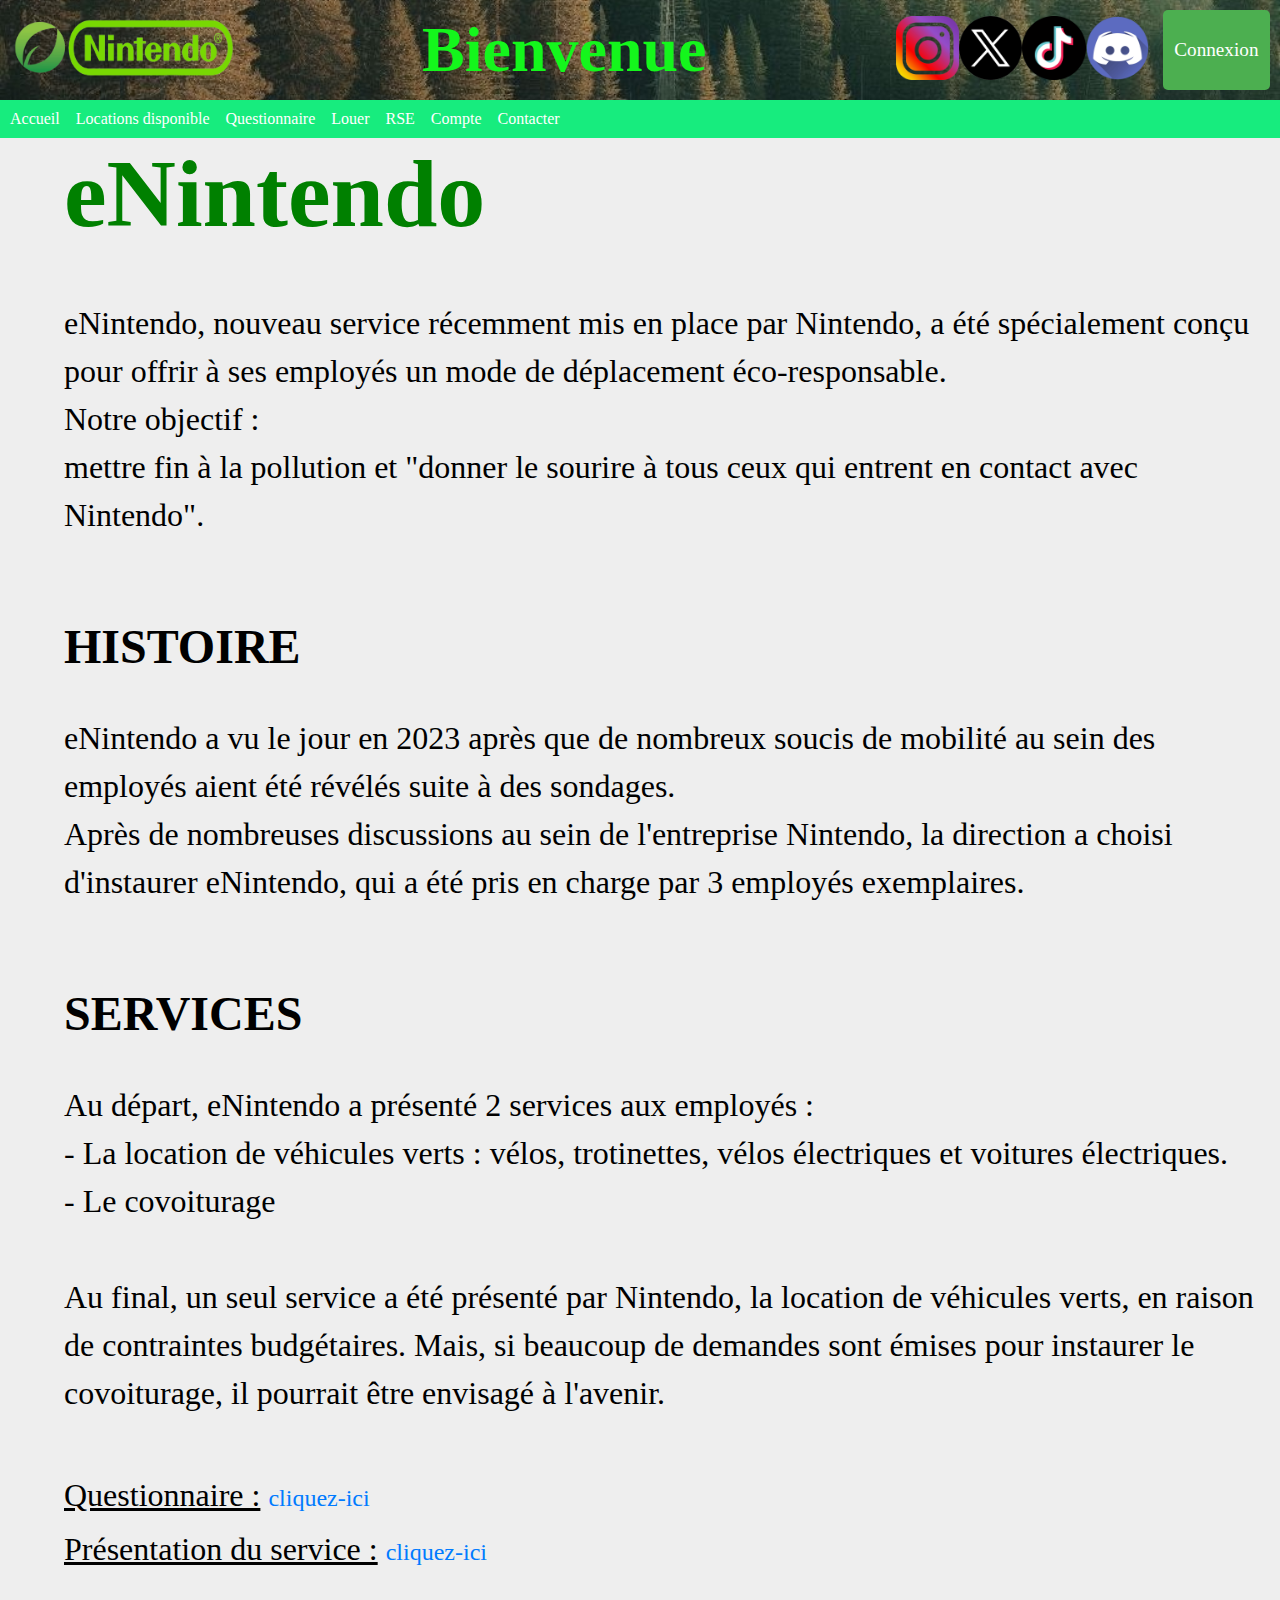
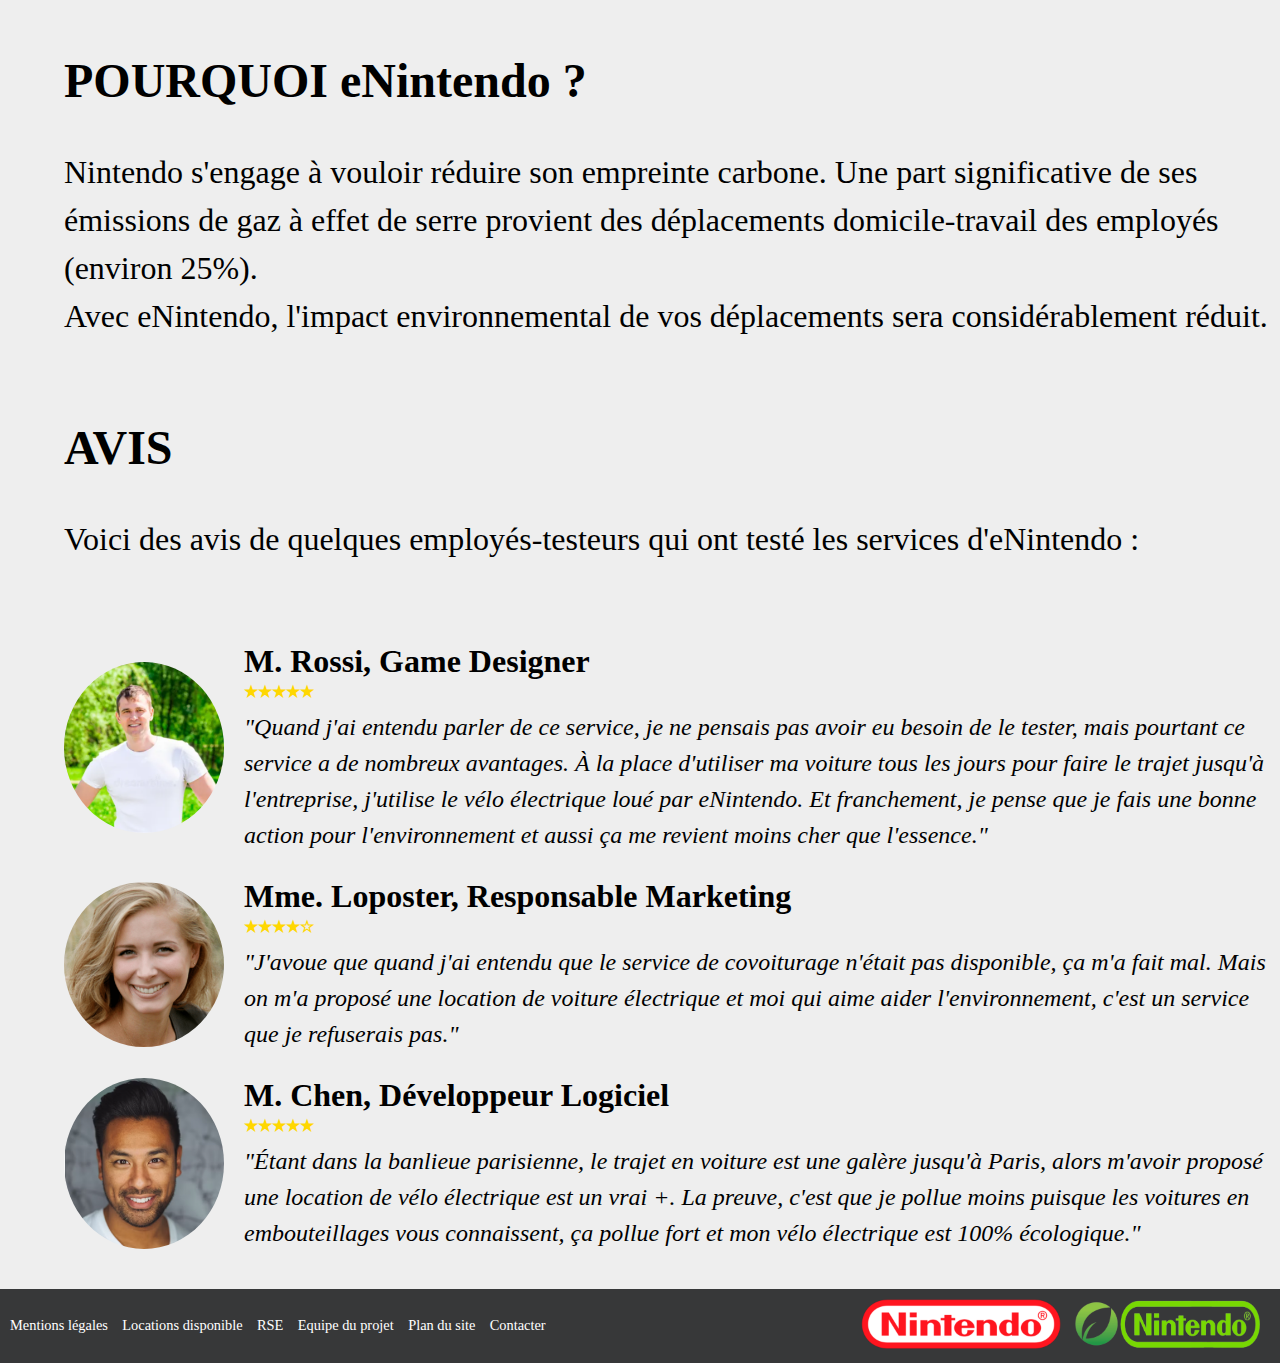
<file: index.html>
<!--Identification du document en html + balise d'ouverture HTML avec définition de langue en français-->
<!DOCTYPE html>
<html lang="fr">

<!--Informations sur la page-->
<head>

    <!--Encodage des caractères-->
    <meta charset="UTF-8">

    <!--Affichage d'une icône pour le favicon de la page du site-->
    <link rel="icon" href="img/eNintendoFavicon.png">

    <!--Liaison des feuilles de style pour la page web-->
    <link rel="stylesheet" href="css/body.css">
    <link rel="stylesheet" href="css/header.css">
    <link rel="stylesheet" href="css/nav.css">
    <link rel="stylesheet" href="css/main.css">
    <link rel="stylesheet" href="css/footer.css">
    <link rel="stylesheet" href="css/styleindex.css">
    
    <!--Titre de la page (Afficher à côté du favicon)-->
    <title>eNintendo - Accueil</title>

</head>

<!--Corps de la page-->
<body>

    <!--En-tête de la page-->
    <header>

        <!--Affichage Logo eNintendo-->
        <a href="index.html"><img src="img/headerfooter_eNintendo.png" alt="Logo eNintendo"></a>
        
        <!--Affichage du titre de la page-->
        <h1 id="indexTitre">Bienvenue</h1>

        <!--Affichage des réseaux sociaux de eNintendo-->
        <div>    
            <a id="insta" href="https://www.instagram.com/econintendo/?hl=fr"><img src="img/header_instagram.png" alt="Logo Instagram"></a>
            <a id="twitter" href="https://twitter.com/ecoMobileNintendo"><img src="img/header_twitter.png" alt="Logo Twitter"></a>
            <a id="tiktok" href="https://www.tiktok.com/@eNintendo"><img src="img/header_tiktok.png" alt="Logo Tiktok"></a>
            <a id="discord" href="https://discord.com/invite/enintendo"><img src="img/header_discord.png" alt="Logo Discord"></a>
        </div>

        <!--Affichage du bouton de connexion-->
        <a href="compte.html"><button>Connexion</button></a>
    </header>

    <!--Menu de navigation de la page-->
    <nav>
        <ul>
            <li><a href="index.html">Accueil</a></li>
            <li><a href="locations.html">Locations disponible</a></li>
            <li><a href="questionnaire.html">Questionnaire</a></li>
            <li><a href="adhesion.html">Louer</a></li>
            <li><a href="https://www.nintendo.fr/Societe/Rapport-de-Responsabilite-Sociale-d-Entreprise/Rapport-de-Responsabilite-Sociale-d-Entreprise-625944.html">RSE</a></li>
            <li><a href="compte.html">Compte</a></li>
            <li><a href="contacter.html">Contacter</a></li>
        </ul>
    </nav>

    <!--Affichage principal de la page-->
    <main id="indexMain">

        <!--En-tête de l'affichage principal-->
        <header>
            <h1>eNintendo</h1>
            <p>
                eNintendo, nouveau service récemment mis en place par Nintendo, a été spécialement conçu pour 
                offrir à ses employés un mode de déplacement éco-responsable. <br>
                Notre objectif :<br>
                mettre fin à la pollution et "donner le sourire à tous ceux qui entrent en contact avec Nintendo".
            </p>
        </header>
        
        <!--1ère section-->
        <section>
            <h2>HISTOIRE</h2>
            <p>
                eNintendo a vu le jour en 2023 après que de nombreux soucis de mobilité au sein des employés aient été révélés suite à des sondages. <br>
                Après de nombreuses discussions au sein de l'entreprise Nintendo, la direction a choisi d'instaurer eNintendo, qui a été pris en charge par 3 employés exemplaires.
            </p>
        </section>
    
        <!--2ème section-->
        <section>
            <h2>SERVICES</h2>
            <p>
                Au départ, eNintendo a présenté 2 services aux employés : <br>
                - La location de véhicules verts : vélos, trotinettes, vélos électriques et voitures électriques. <br>
                - Le covoiturage <br> <br>
                Au final, un seul service a été présenté par Nintendo, la location de véhicules verts, en raison de contraintes budgétaires.
                Mais, si beaucoup de demandes sont émises pour instaurer le covoiturage, il pourrait être envisagé à l'avenir.
                <br><br>
                <span>Questionnaire :</span> <a href="questionnaire.html">cliquez-ici</a> <br>
                <span>Présentation du service :</span> <a href="locations.html">cliquez-ici</a>
            </p>
        </section>
    
        <!--3ème section-->
        <section>
            <h2>POURQUOI eNintendo ?</h2>
            <p>
                Nintendo s'engage à vouloir réduire son empreinte carbone. Une part significative de ses émissions de gaz à effet de serre provient des déplacements domicile-travail des employés (environ 25%). <br>
                Avec eNintendo, l'impact environnemental de vos déplacements sera considérablement réduit.
            </p>
        </section>
    
        <!--4ème section-->
        <section>
            <h2>AVIS</h2>
            <p>Voici des avis de quelques employés-testeurs qui ont testé les services d'eNintendo :</p>
            <div class="avis">
                <img src="img/index_Rossi.png" alt="Photo de M. Rossi">
                <div>
                    <p>M. Rossi, Game Designer</p>
                    <p>&starf;&starf;&starf;&starf;&starf;</p>
                    <p>
                        "Quand j'ai entendu parler de ce service, je ne pensais pas avoir eu besoin de le tester, mais pourtant
                        ce service a de nombreux avantages. À la place d'utiliser ma voiture tous les jours pour faire le trajet jusqu'à
                        l'entreprise, j'utilise le vélo électrique loué par eNintendo. Et franchement, je pense que je fais une bonne action pour
                        l'environnement et aussi ça me revient moins cher que l'essence."
                    </p>
                </div>
            </div>
            <div class="avis">
                <img src="img/index_Loposter.png" alt="Photo de Mme. Loposter">
                <div>
                    <p>Mme. Loposter, Responsable Marketing</p>
                    <p>&starf;&starf;&starf;&starf;&star;</p>
                    <p>
                        "J'avoue que quand j'ai entendu que le service de covoiturage n'était pas disponible, ça m'a fait mal.
                        Mais on m'a proposé une location de voiture électrique et moi qui aime aider l'environnement, c'est un service que je refuserais pas."
                    </p>
                </div>
            </div>
            <div class="avis">
                <img src="img/index_Chen.png" alt="Photo de M. Chen">
                <div>
                    <p>M. Chen, Développeur Logiciel</p>
                    <p>&starf;&starf;&starf;&starf;&starf;</p>
                    <p>
                        "Étant dans la banlieue parisienne, le trajet en voiture est une galère jusqu'à Paris, alors m'avoir proposé une location de 
                        vélo électrique est un vrai +. La preuve, c'est que je pollue moins puisque les voitures en embouteillages vous connaissent,
                        ça pollue fort et mon vélo électrique est 100% écologique."
                    </p>
                </div>
            </div>
        </section>
    </main>

    <!--Pied de page-->
    <footer>

        <!--Menu pour naviguer sur différentes pages-->
        <ul>
            <li><a href="https://www.nintendo.fr/Mentions-legales/Mentions-legales-757082.html">Mentions légales</a></li>
            <li><a href="locations.html">Locations disponible</a></li>
            <li><a href="https://www.nintendo.fr/Societe/Rapport-de-Responsabilite-Sociale-d-Entreprise/Rapport-de-Responsabilite-Sociale-d-Entreprise-625944.html">RSE</a></li>
            <li><a href="equipe.html">Equipe du projet</a></li>
            <li><a href="plan.html">Plan du site</a></li>
            <li><a href="contacter.html">Contacter</a></li>
        </ul>
        
        <!--Logos Nintendo/eNintendo-->
        <div>
            <a href="https://www.nintendo.fr/"><img src="img/footer_LogoNintendo.png" alt="Logo Nintendo"></a>
            <a href="index.html"><img src="img/headerfooter_eNintendo.png" alt="Logo eNintendo"></a>
        </div>
    </footer>

</body>

</html>
</file>
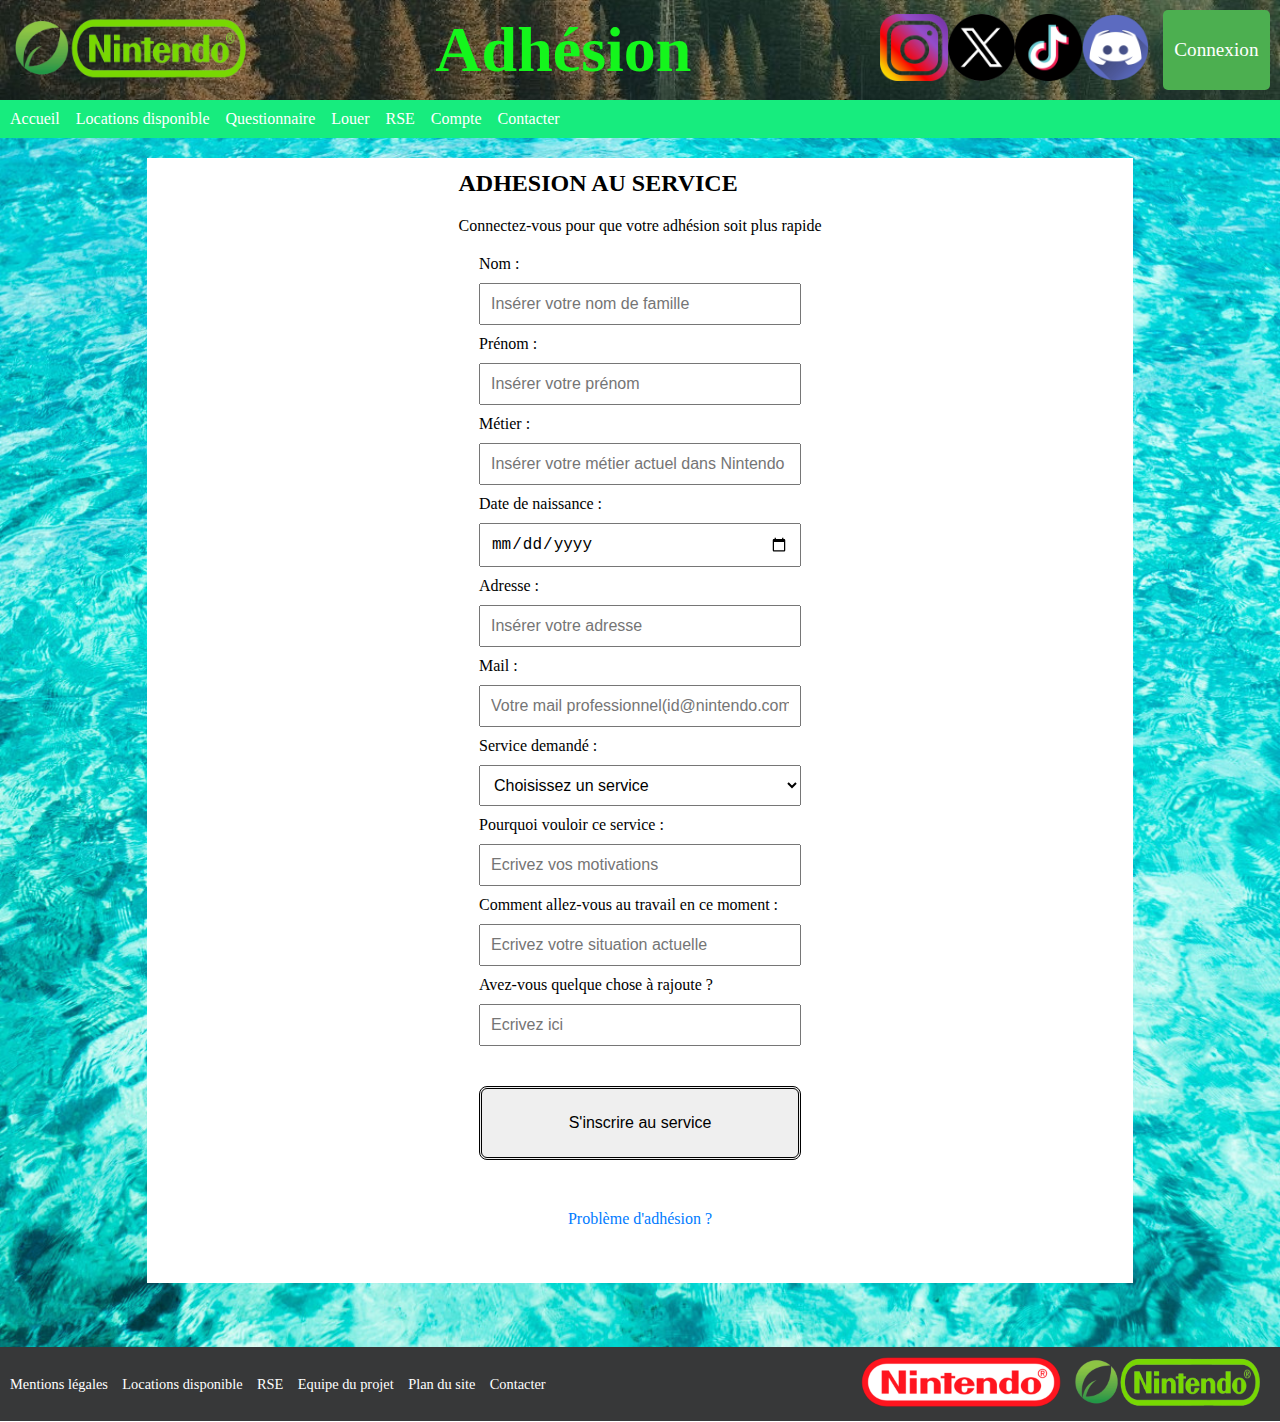
<file: adhesion.html>
<!--Identification du document en html + balise d'ouverture HTML avec définition de langue en français-->
<!DOCTYPE html>
<html lang="fr">

<!--Informations sur la page-->
<head>

    <!--Encodage des caractères-->
    <meta charset="UTF-8">

    <!--Affichage d'une icône pour le favicon de la page du site-->
    <link rel="icon" href="img/eNintendoFavicon.png">

    <!--Liaison des feuilles de style pour la page web-->
    <link rel="stylesheet" href="css/body.css">
    <link rel="stylesheet" href="css/header.css">
    <link rel="stylesheet" href="css/nav.css">
    <link rel="stylesheet" href="css/main.css">
    <link rel="stylesheet" href="css/footer.css">
    <link rel="stylesheet" href="css/styleadhesion.css">
    
    <!--Titre de la page (Afficher à côté du favicon)-->
    <title>eNintendo - Louer un véhicule</title>

</head>

<!--Corps de la page-->
<body>

    <!--En-tête de la page-->
    <header>

        <!--Affichage Logo eNintendo-->
        <a href="index.html"><img src="img/headerfooter_eNintendo.png" alt="Logo eNintendo"></a>
        
        <!--Affichage du titre de la page-->
        <h1 id="adhesionTitre">Adhésion</h1>

        <!--Affichage des réseaux sociaux de eNintendo-->
        <div>    
            <a id="insta" href="https://www.instagram.com/econintendo/?hl=fr"><img src="img/header_instagram.png" alt="Logo Instagram"></a>
            <a id="twitter" href="https://twitter.com/ecoMobileNintendo"><img src="img/header_twitter.png" alt="Logo Twitter"></a>
            <a id="tiktok" href="https://www.tiktok.com/@eNintendo"><img src="img/header_tiktok.png" alt="Logo Tiktok"></a>
            <a id="discord" href="https://discord.com/invite/enintendo"><img src="img/header_discord.png" alt="Logo Discord"></a>
        </div>

        <!--Affichage du bouton de connexion-->
        <a href="compte.html"><button>Connexion</button></a>
    </header>

    <!--Menu de navigation de la page-->
    <nav>
        <ul>
            <li><a href="index.html">Accueil</a></li>
            <li><a href="locations.html">Locations disponible</a></li>
            <li><a href="questionnaire.html">Questionnaire</a></li>
            <li><a href="adhesion.html">Louer</a></li>
            <li><a href="https://www.nintendo.fr/Societe/Rapport-de-Responsabilite-Sociale-d-Entreprise/Rapport-de-Responsabilite-Sociale-d-Entreprise-625944.html">RSE</a></li>
            <li><a href="compte.html">Compte</a></li>
            <li><a href="contacter.html">Contacter</a></li>
        </ul>
    </nav>

    <!--Affichage principal de la page-->
    <main id="adhesionMain">
        <header>
            <h2>ADHESION AU SERVICE</h2>
            <p>Connectez-vous pour que votre adhésion soit plus rapide</p>
        </header>

        <form action="adhesion_valide.html" method="get">

            <label for="nom">Nom :</label>
            <input type="text" name="nom" placeholder="Insérer votre nom de famille" required>
    
            <label for="prenom">Prénom :</label>
            <input type="text" name="prenom" placeholder="Insérer votre prénom" required>
    
            <label for="metier">Métier :</label>
            <input type="text" name="metier" placeholder="Insérer votre métier actuel dans Nintendo" required>
    
            <label for="dateNaissance">Date de naissance :</label>
            <input type="date" name="dateNaissance" required>
            
            <label for="adresse">Adresse :</label>
            <input type="text" name="adresse" placeholder="Insérer votre adresse" required>
            
            <label for="mail">Mail :</label>
            <input type="email" name="mail" placeholder="Votre mail professionnel(id@nintendo.com ou autres)" required>
    
            <label for="service">Service demandé :</label>
            <select name="service" required>
                <option disabled selected>Choisissez un service</option>
            
                <optgroup label="Location de Vélo">
                    <option value="veloW">Vélo - 1 semaine (4€)</option>
                    <option value="veloM">Vélo - 1 mois (15€)</option>
                    <option value="veloY">Vélo - 1 an (150€)</option>
                </optgroup>

                <optgroup label="Location de Trotinette électrique">
                    <option value="trottEW">Trotinette électrique - 1 semaine (6€)</option>
                    <option value="trottEM">Trotinette électrique - 1 mois (25€)</option>
                    <option value="trottEY">Trotinette électrique - 1 an (250€)</option>
                </optgroup>

                <optgroup label="Location de Vélo électrique">
                    <option value="veloEW">Vélo électrique - 1 semaine (14€)</option>
                    <option value="veloEM">Vélo électrique - 1 mois (55€)</option>
                    <option value="veloEY">Vélo électrique - 1 an (550€)</option>
                </optgroup>
            
                <optgroup label="Location de Voiture électrique">
                    <option value="4-1">Voiture électrique - 1 semaine (25€)</option>
                    <option value="4-6">Voiture électrique - 1 mois (100€)</option>
                    <option value="4-12">Voiture électrique - 1 an (1000€)</option>
                </optgroup>
            </select>
    
            <label for="raison">Pourquoi vouloir ce service :</label>
            <input type="text" name="raison" placeholder="Ecrivez vos motivations" required>
    
            <label for="transport">Comment allez-vous au travail en ce moment :</label>
            <input type="text" name="transport" placeholder="Ecrivez votre situation actuelle" required>
    
            <label for="rajout">Avez-vous quelque chose à rajoute ?</label>
            <input type="text" name="rajout" placeholder="Ecrivez ici" required>
    
            <button type="submit">S'inscrire au service</button>
        
        </form>

        <p><a href="contact.html">Problème d'adhésion ?</a></p>
        
    </main>

    <!--Pied de page-->
    <footer>

        <!--Menu pour naviguer sur différentes pages-->
        <ul>
            <li><a href="https://www.nintendo.fr/Mentions-legales/Mentions-legales-757082.html">Mentions légales</a></li>
            <li><a href="locations.html">Locations disponible</a></li>
            <li><a href="https://www.nintendo.fr/Societe/Rapport-de-Responsabilite-Sociale-d-Entreprise/Rapport-de-Responsabilite-Sociale-d-Entreprise-625944.html">RSE</a></li>
            <li><a href="equipe.html">Equipe du projet</a></li>
            <li><a href="plan.html">Plan du site</a></li>
            <li><a href="contacter.html">Contacter</a></li>
        </ul>
        
        <!--Logos Nintendo/eNintendo-->
        <div>
            <a href="https://www.nintendo.fr/"><img src="img/footer_LogoNintendo.png" alt="Logo Nintendo"></a>
            <a href="index.html"><img src="img/headerfooter_eNintendo.png" alt="Logo eNintendo"></a>
        </div>
    </footer>

</body>

</html>
</file>
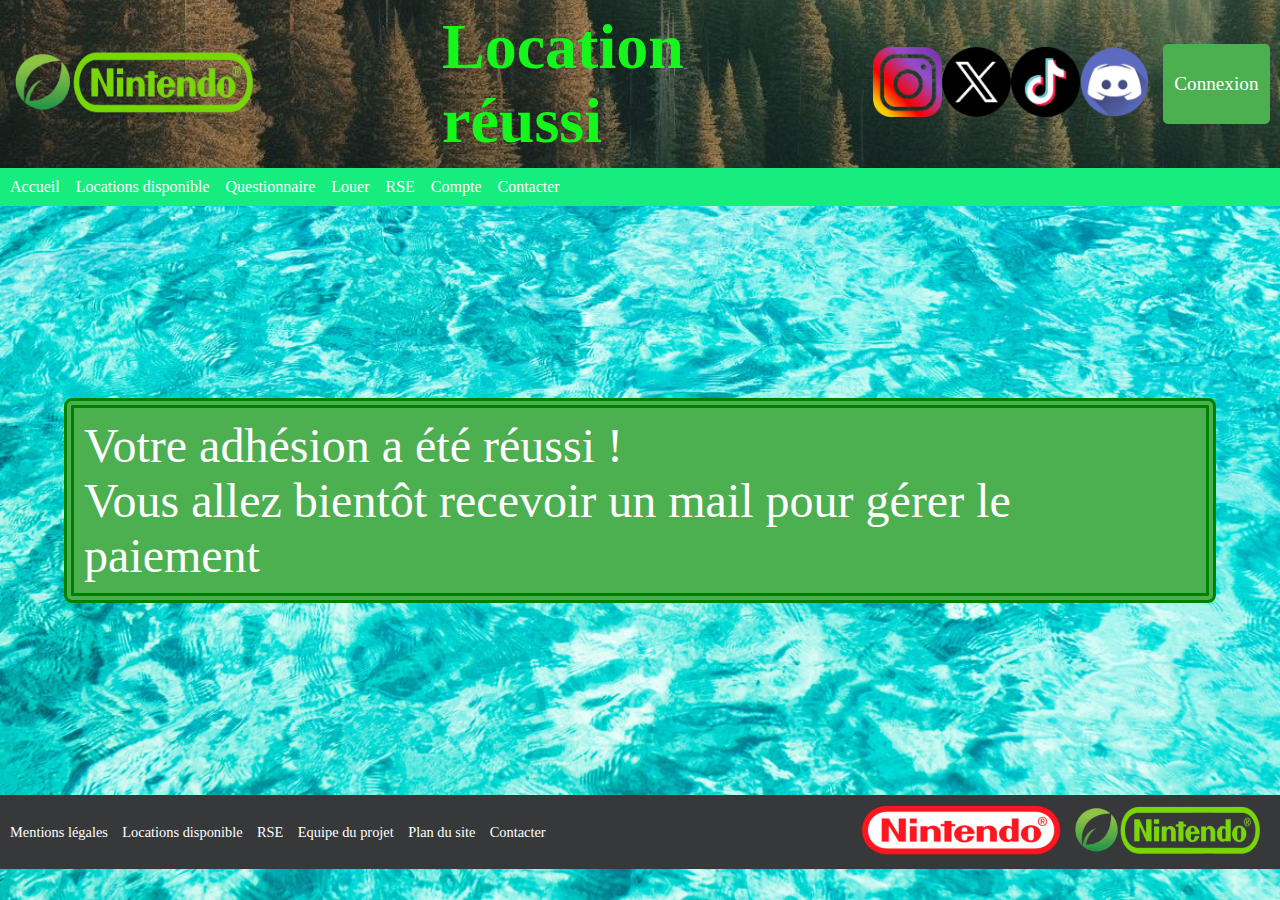
<file: adhesion_valide.html>
<!--Identification du document en html + balise d'ouverture HTML avec définition de langue en français-->
<!DOCTYPE html>
<html lang="fr">

<!--Informations sur la page-->
<head>

    <!--Encodage des caractères-->
    <meta charset="UTF-8">

    <!--Affichage d'une icône pour le favicon de la page du site-->
    <link rel="icon" href="img/eNintendoFavicon.png">

    <!--Liaison des feuilles de style pour la page web-->
    <link rel="stylesheet" href="css/body.css">
    <link rel="stylesheet" href="css/header.css">
    <link rel="stylesheet" href="css/nav.css">
    <link rel="stylesheet" href="css/main.css">
    <link rel="stylesheet" href="css/footer.css">
    <link rel="stylesheet" href="css/stylevalide.css">
    
    <!--Titre de la page (Afficher à côté du favicon)-->
    <title>eNintendo - Vous avez loué !</title>

</head>

<!--Corps de la page-->
<body>

    <!--En-tête de la page-->
    <header>

        <!--Affichage Logo eNintendo-->
        <a href="index.html"><img src="img/headerfooter_eNintendo.png" alt="Logo eNintendo"></a>
        
        <!--Affichage du titre de la page-->
        <h1 id="louerTitre">Location réussi</h1>

        <!--Affichage des réseaux sociaux de eNintendo-->
        <div>    
            <a id="insta" href="https://www.instagram.com/econintendo/?hl=fr"><img src="img/header_instagram.png" alt="Logo Instagram"></a>
            <a id="twitter" href="https://twitter.com/ecoMobileNintendo"><img src="img/header_twitter.png" alt="Logo Twitter"></a>
            <a id="tiktok" href="https://www.tiktok.com/@eNintendo"><img src="img/header_tiktok.png" alt="Logo Tiktok"></a>
            <a id="discord" href="https://discord.com/invite/enintendo"><img src="img/header_discord.png" alt="Logo Discord"></a>
        </div>

        <!--Affichage du bouton de connexion-->
        <a href="compte.html"><button>Connexion</button></a>
    </header>

    <!--Menu de navigation de la page-->
    <nav>
        <ul>
            <li><a href="index.html">Accueil</a></li>
            <li><a href="locations.html">Locations disponible</a></li>
            <li><a href="questionnaire.html">Questionnaire</a></li>
            <li><a href="adhesion.html">Louer</a></li>
            <li><a href="https://www.nintendo.fr/Societe/Rapport-de-Responsabilite-Sociale-d-Entreprise/Rapport-de-Responsabilite-Sociale-d-Entreprise-625944.html">RSE</a></li>
            <li><a href="compte.html">Compte</a></li>
            <li><a href="contacter.html">Contacter</a></li>
        </ul>
    </nav>

    <!--Affichage principal de la page-->
    <main id="louerMain">
        <div>
            <p>Votre adhésion a été réussi !</p>
            <p>Vous allez bientôt recevoir un mail pour gérer le paiement</p>
        </div>
    </main>

    <!--Pied de page-->
    <footer>

        <!--Menu pour naviguer sur différentes pages-->
        <ul>
            <li><a href="https://www.nintendo.fr/Mentions-legales/Mentions-legales-757082.html">Mentions légales</a></li>
            <li><a href="locations.html">Locations disponible</a></li>
            <li><a href="https://www.nintendo.fr/Societe/Rapport-de-Responsabilite-Sociale-d-Entreprise/Rapport-de-Responsabilite-Sociale-d-Entreprise-625944.html">RSE</a></li>
            <li><a href="equipe.html">Equipe du projet</a></li>
            <li><a href="plan.html">Plan du site</a></li>
            <li><a href="contacter.html">Contacter</a></li>
        </ul>
        
        <!--Logos Nintendo/eNintendo-->
        <div>
            <a href="https://www.nintendo.fr/"><img src="img/footer_LogoNintendo.png" alt="Logo Nintendo"></a>
            <a href="index.html"><img src="img/headerfooter_eNintendo.png" alt="Logo eNintendo"></a>
        </div>
    </footer>

</body>

</html>
</file>
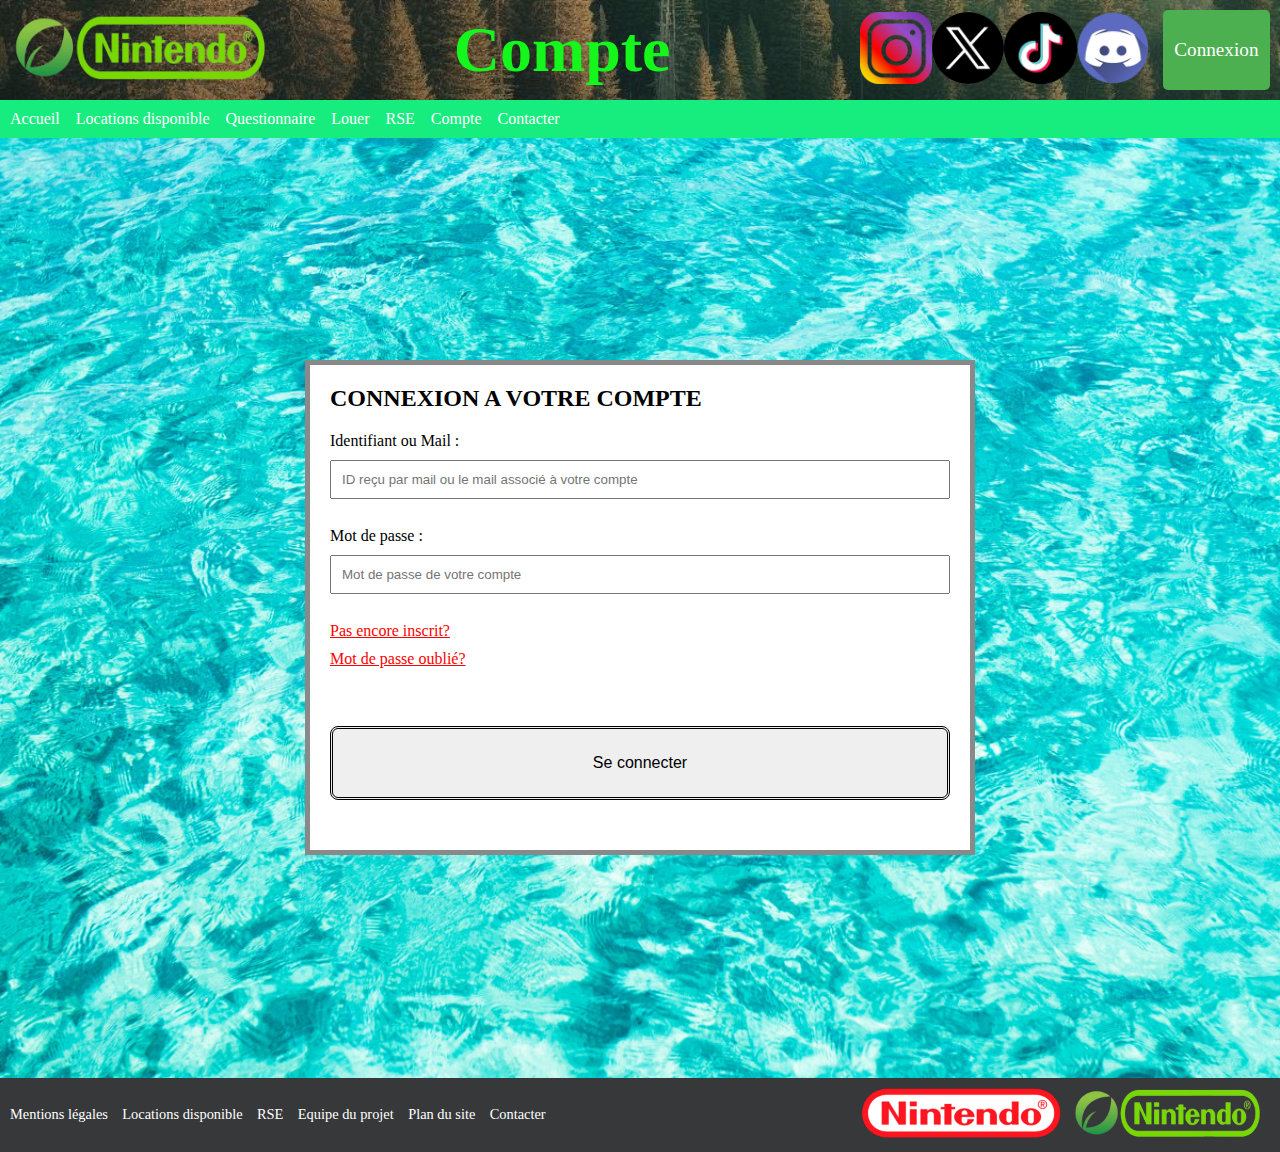
<file: compte.html>
<!--Identification du document en html + balise d'ouverture HTML avec définition de langue en français-->
<!DOCTYPE html>
<html lang="fr">

<!--Informations sur la page-->
<head>

    <!--Encodage des caractères-->
    <meta charset="UTF-8">

    <!--Affichage d'une icône pour le favicon de la page du site-->
    <link rel="icon" href="img/eNintendoFavicon.png">

    <!--Liaison des feuilles de style pour la page web-->
    <link rel="stylesheet" href="css/body.css">
    <link rel="stylesheet" href="css/header.css">
    <link rel="stylesheet" href="css/nav.css">
    <link rel="stylesheet" href="css/main.css">
    <link rel="stylesheet" href="css/footer.css">
    <link rel="stylesheet" href="css/stylecompte.css">
    
    <!--Titre de la page (Afficher à côté du favicon)-->
    <title>eNintendo - Connexion à votre compte</title>

</head>

<!--Corps de la page-->
<body>

    <!--En-tête de la page-->
    <header>

        <!--Affichage Logo eNintendo-->
        <a href="index.html"><img src="img/headerfooter_eNintendo.png" alt="Logo eNintendo"></a>
        
        <!--Affichage du titre de la page-->
        <h1 id="compteTitre">Compte</h1>

        <!--Affichage des réseaux sociaux de eNintendo-->
        <div>    
            <a id="insta" href="https://www.instagram.com/econintendo/?hl=fr"><img src="img/header_instagram.png" alt="Logo Instagram"></a>
            <a id="twitter" href="https://twitter.com/ecoMobileNintendo"><img src="img/header_twitter.png" alt="Logo Twitter"></a>
            <a id="tiktok" href="https://www.tiktok.com/@eNintendo"><img src="img/header_tiktok.png" alt="Logo Tiktok"></a>
            <a id="discord" href="https://discord.com/invite/enintendo"><img src="img/header_discord.png" alt="Logo Discord"></a>
        </div>

        <!--Affichage du bouton de connexion-->
        <a href="compte.html"><button>Connexion</button></a>
    </header>

    <!--Menu de navigation de la page-->
    <nav>
        <ul>
            <li><a href="index.html">Accueil</a></li>
            <li><a href="locations.html">Locations disponible</a></li>
            <li><a href="questionnaire.html">Questionnaire</a></li>
            <li><a href="adhesion.html">Louer</a></li>
            <li><a href="https://www.nintendo.fr/Societe/Rapport-de-Responsabilite-Sociale-d-Entreprise/Rapport-de-Responsabilite-Sociale-d-Entreprise-625944.html">RSE</a></li>
            <li><a href="compte.html">Compte</a></li>
            <li><a href="contacter.html">Contacter</a></li>
        </ul>
    </nav>

    <!--Affichage principal de la page-->
    <main id="compteMain">
        
        <input type="radio" id="volet1" name="volets" checked>
        <div>
            <h2>CONNEXION A VOTRE COMPTE</h2>

            <form  action="compte_connecter.html" method="get">
                <label for="identifiant">Identifiant ou Mail :</label>
                <input type="text" name="identifiant" placeholder="ID reçu par mail ou le mail associé à votre compte" required>
                <br>
                <label for="connexion_mdp">Mot de passe :</label>
                <input type="password" name="connexion_mdp" placeholder="Mot de passe de votre compte" required>
                <br>
                <label for="volet2">Pas encore inscrit?</label>
                <label for="volet3">Mot de passe oublié?</label>
                <br>
                <button type="submit">Se connecter</button>
            </form>

        </div>

        <input type="radio" id="volet2" name="volets">
        <div>
            <h2>INSCRIPTION</h2>

            <form  action="compte_inscrire.html" method="get">
                <label for="nom">Nom :</label>
                <input type="text" name="nom" placeholder="Entrez votre Nom (pas de caractère spécial, ni de chiffres)" required>

                <label for="prenom">Prénom :</label>
                <input type="text" name="prenom" placeholder="Entrez votre Prénom (pas de caractère spécial, ni de chiffres)" required>

                <label for="dateDeNaissance">Date de naissance :</label>
                <input type="date" name="dateDeNaissance" placeholder="Entrez votre date de naissance (Format : DD/MM/YYYY)" required>

                <label for="inscription_mail">Mail :</label>
                <input type="text" name="mail" placeholder="Entrez votre Mail (Ex : eNintendo@gmail.com)" required>

                <label for="inscription_mdp">Mot de passe :</label>
                <input type="password" name="inscription_mdp" placeholder="MotDePasse (Entre 6 et 12 caractères, Min 1 chiffre et 1 caractère spécial : * # !)" required>

                <label for="confirmermdp">Confirmer le mot de passe :</label>
                <input type="password" name="confirmermdp" placeholder="Identique au mot de passe mis au dessus" required>

                <label for="volet1">Déjà inscrit?</label>
                <br>
                <button type="submit">S'inscrire</button>
            </form>

        </div>

        <input type="radio" id="volet3" name="volets">
        <div>
            <h2>MOT DE PASSE OUBLIÉ</h2>

            <form  action="compte_réinitialiser.html" method="get">
                <label for="mdp_mail">Mail :</label>
                <input type="email" name="mdp_mail" placeholder="Mettez le mail lié à votre compte" required>
                <br>
                <label for="volet1">Mot de passe retrouvé</label>
                <br>
                <button type="submit">Envoyer réinitialisation</button>
            </form>

        </div>
    </main>

    <!--Pied de page-->
    <footer>

        <!--Menu pour naviguer sur différentes pages-->
        <ul>
            <li><a href="https://www.nintendo.fr/Mentions-legales/Mentions-legales-757082.html">Mentions légales</a></li>
            <li><a href="locations.html">Locations disponible</a></li>
            <li><a href="https://www.nintendo.fr/Societe/Rapport-de-Responsabilite-Sociale-d-Entreprise/Rapport-de-Responsabilite-Sociale-d-Entreprise-625944.html">RSE</a></li>
            <li><a href="equipe.html">Equipe du projet</a></li>
            <li><a href="plan.html">Plan du site</a></li>
            <li><a href="contacter.html">Contacter</a></li>
        </ul>
        
        <!--Logos Nintendo/eNintendo-->
        <div>
            <a href="https://www.nintendo.fr/"><img src="img/footer_LogoNintendo.png" alt="Logo Nintendo"></a>
            <a href="index.html"><img src="img/headerfooter_eNintendo.png" alt="Logo eNintendo"></a>
        </div>
    </footer>

</body>

</html>
</file>
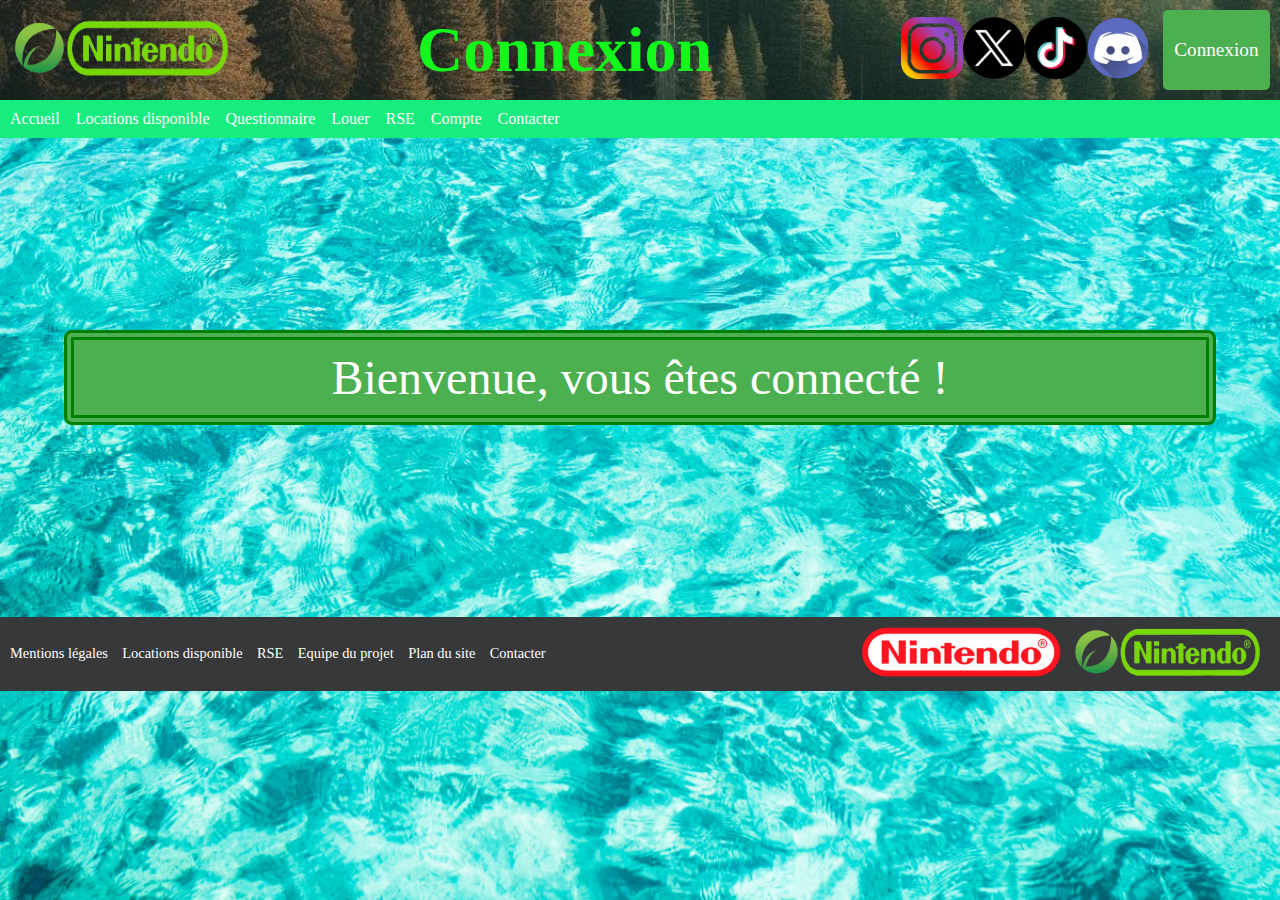
<file: compte_connecter.html>
<!--Identification du document en html + balise d'ouverture HTML avec définition de langue en français-->
<!DOCTYPE html>
<html lang="fr">

<!--Informations sur la page-->
<head>

    <!--Encodage des caractères-->
    <meta charset="UTF-8">

    <!--Affichage d'une icône pour le favicon de la page du site-->
    <link rel="icon" href="img/eNintendoFavicon.png">

    <!--Liaison des feuilles de style pour la page web-->
    <link rel="stylesheet" href="css/body.css">
    <link rel="stylesheet" href="css/header.css">
    <link rel="stylesheet" href="css/nav.css">
    <link rel="stylesheet" href="css/main.css">
    <link rel="stylesheet" href="css/footer.css">
    <link rel="stylesheet" href="css/stylevalide.css">
    
    <!--Titre de la page (Afficher à côté du favicon)-->
    <title>eNintendo - Connexion</title>

</head>

<!--Corps de la page-->
<body>

    <!--En-tête de la page-->
    <header>

        <!--Affichage Logo eNintendo-->
        <a href="index.html"><img src="img/headerfooter_eNintendo.png" alt="Logo eNintendo"></a>
        
        <!--Affichage du titre de la page-->
        <h1 id="connexionTitre">Connexion</h1>

        <!--Affichage des réseaux sociaux de eNintendo-->
        <div>    
            <a id="insta" href="https://www.instagram.com/econintendo/?hl=fr"><img src="img/header_instagram.png" alt="Logo Instagram"></a>
            <a id="twitter" href="https://twitter.com/ecoMobileNintendo"><img src="img/header_twitter.png" alt="Logo Twitter"></a>
            <a id="tiktok" href="https://www.tiktok.com/@eNintendo"><img src="img/header_tiktok.png" alt="Logo Tiktok"></a>
            <a id="discord" href="https://discord.com/invite/enintendo"><img src="img/header_discord.png" alt="Logo Discord"></a>
        </div>

        <!--Affichage du bouton de connexion-->
        <a href="compte.html"><button>Connexion</button></a>
    </header>

    <!--Menu de navigation de la page-->
    <nav>
        <ul>
            <li><a href="index.html">Accueil</a></li>
            <li><a href="locations.html">Locations disponible</a></li>
            <li><a href="questionnaire.html">Questionnaire</a></li>
            <li><a href="adhesion.html">Louer</a></li>
            <li><a href="https://www.nintendo.fr/Societe/Rapport-de-Responsabilite-Sociale-d-Entreprise/Rapport-de-Responsabilite-Sociale-d-Entreprise-625944.html">RSE</a></li>
            <li><a href="compte.html">Compte</a></li>
            <li><a href="contacter.html">Contacter</a></li>
        </ul>
    </nav>

    <!--Affichage principal de la page-->
    <main id="connexionMain">
        <div>
            <p>Bienvenue, vous êtes connecté !</p>
        </div>
    </main>

    <!--Pied de page-->
    <footer>

        <!--Menu pour naviguer sur différentes pages-->
        <ul>
            <li><a href="https://www.nintendo.fr/Mentions-legales/Mentions-legales-757082.html">Mentions légales</a></li>
            <li><a href="locations.html">Locations disponible</a></li>
            <li><a href="https://www.nintendo.fr/Societe/Rapport-de-Responsabilite-Sociale-d-Entreprise/Rapport-de-Responsabilite-Sociale-d-Entreprise-625944.html">RSE</a></li>
            <li><a href="equipe.html">Equipe du projet</a></li>
            <li><a href="plan.html">Plan du site</a></li>
            <li><a href="contacter.html">Contacter</a></li>
        </ul>
        
        <!--Logos Nintendo/eNintendo-->
        <div>
            <a href="https://www.nintendo.fr/"><img src="img/footer_LogoNintendo.png" alt="Logo Nintendo"></a>
            <a href="index.html"><img src="img/headerfooter_eNintendo.png" alt="Logo eNintendo"></a>
        </div>
    </footer>

</body>

</html>
</file>
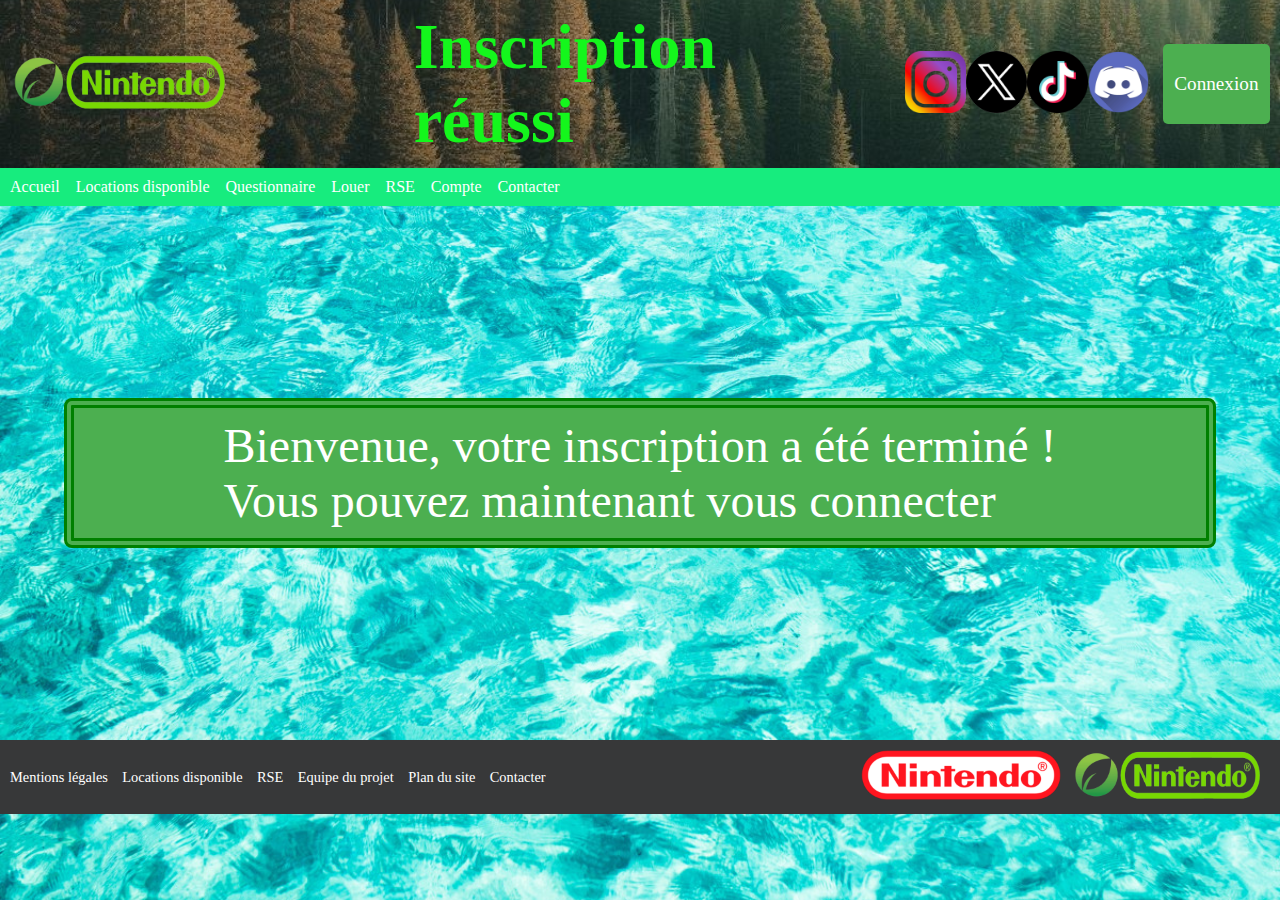
<file: compte_inscrire.html>
<!--Identification du document en html + balise d'ouverture HTML avec définition de langue en français-->
<!DOCTYPE html>
<html lang="fr">

<!--Informations sur la page-->
<head>

    <!--Encodage des caractères-->
    <meta charset="UTF-8">

    <!--Affichage d'une icône pour le favicon de la page du site-->
    <link rel="icon" href="img/eNintendoFavicon.png">

    <!--Liaison des feuilles de style pour la page web-->
    <link rel="stylesheet" href="css/body.css">
    <link rel="stylesheet" href="css/header.css">
    <link rel="stylesheet" href="css/nav.css">
    <link rel="stylesheet" href="css/main.css">
    <link rel="stylesheet" href="css/footer.css">
    <link rel="stylesheet" href="css/stylevalide.css">
    
    <!--Titre de la page (Afficher à côté du favicon)-->
    <title>eNintendo - Inscription réussi</title>

</head>

<!--Corps de la page-->
<body>

    <!--En-tête de la page-->
    <header>

        <!--Affichage Logo eNintendo-->
        <a href="index.html"><img src="img/headerfooter_eNintendo.png" alt="Logo eNintendo"></a>
        
        <!--Affichage du titre de la page-->
        <h1 id="inscriptionTitre">Inscription réussi</h1>

        <!--Affichage des réseaux sociaux de eNintendo-->
        <div>    
            <a id="insta" href="https://www.instagram.com/econintendo/?hl=fr"><img src="img/header_instagram.png" alt="Logo Instagram"></a>
            <a id="twitter" href="https://twitter.com/ecoMobileNintendo"><img src="img/header_twitter.png" alt="Logo Twitter"></a>
            <a id="tiktok" href="https://www.tiktok.com/@eNintendo"><img src="img/header_tiktok.png" alt="Logo Tiktok"></a>
            <a id="discord" href="https://discord.com/invite/enintendo"><img src="img/header_discord.png" alt="Logo Discord"></a>
        </div>

        <!--Affichage du bouton de connexion-->
        <a href="compte.html"><button>Connexion</button></a>
    </header>

    <!--Menu de navigation de la page-->
    <nav>
        <ul>
            <li><a href="index.html">Accueil</a></li>
            <li><a href="locations.html">Locations disponible</a></li>
            <li><a href="questionnaire.html">Questionnaire</a></li>
            <li><a href="adhesion.html">Louer</a></li>
            <li><a href="https://www.nintendo.fr/Societe/Rapport-de-Responsabilite-Sociale-d-Entreprise/Rapport-de-Responsabilite-Sociale-d-Entreprise-625944.html">RSE</a></li>
            <li><a href="compte.html">Compte</a></li>
            <li><a href="contacter.html">Contacter</a></li>
        </ul>
    </nav>

    <!--Affichage principal de la page-->
    <main id="inscriptionMain">
        <div>
            <p>Bienvenue, votre inscription a été terminé !</p>
            <p>Vous pouvez maintenant vous connecter</p>
        </div>
    </main>

    <!--Pied de page-->
    <footer>

        <!--Menu pour naviguer sur différentes pages-->
        <ul>
            <li><a href="https://www.nintendo.fr/Mentions-legales/Mentions-legales-757082.html">Mentions légales</a></li>
            <li><a href="locations.html">Locations disponible</a></li>
            <li><a href="https://www.nintendo.fr/Societe/Rapport-de-Responsabilite-Sociale-d-Entreprise/Rapport-de-Responsabilite-Sociale-d-Entreprise-625944.html">RSE</a></li>
            <li><a href="equipe.html">Equipe du projet</a></li>
            <li><a href="plan.html">Plan du site</a></li>
            <li><a href="contacter.html">Contacter</a></li>
        </ul>
        
        <!--Logos Nintendo/eNintendo-->
        <div>
            <a href="https://www.nintendo.fr/"><img src="img/footer_LogoNintendo.png" alt="Logo Nintendo"></a>
            <a href="index.html"><img src="img/headerfooter_eNintendo.png" alt="Logo eNintendo"></a>
        </div>
    </footer>

</body>

</html>
</file>
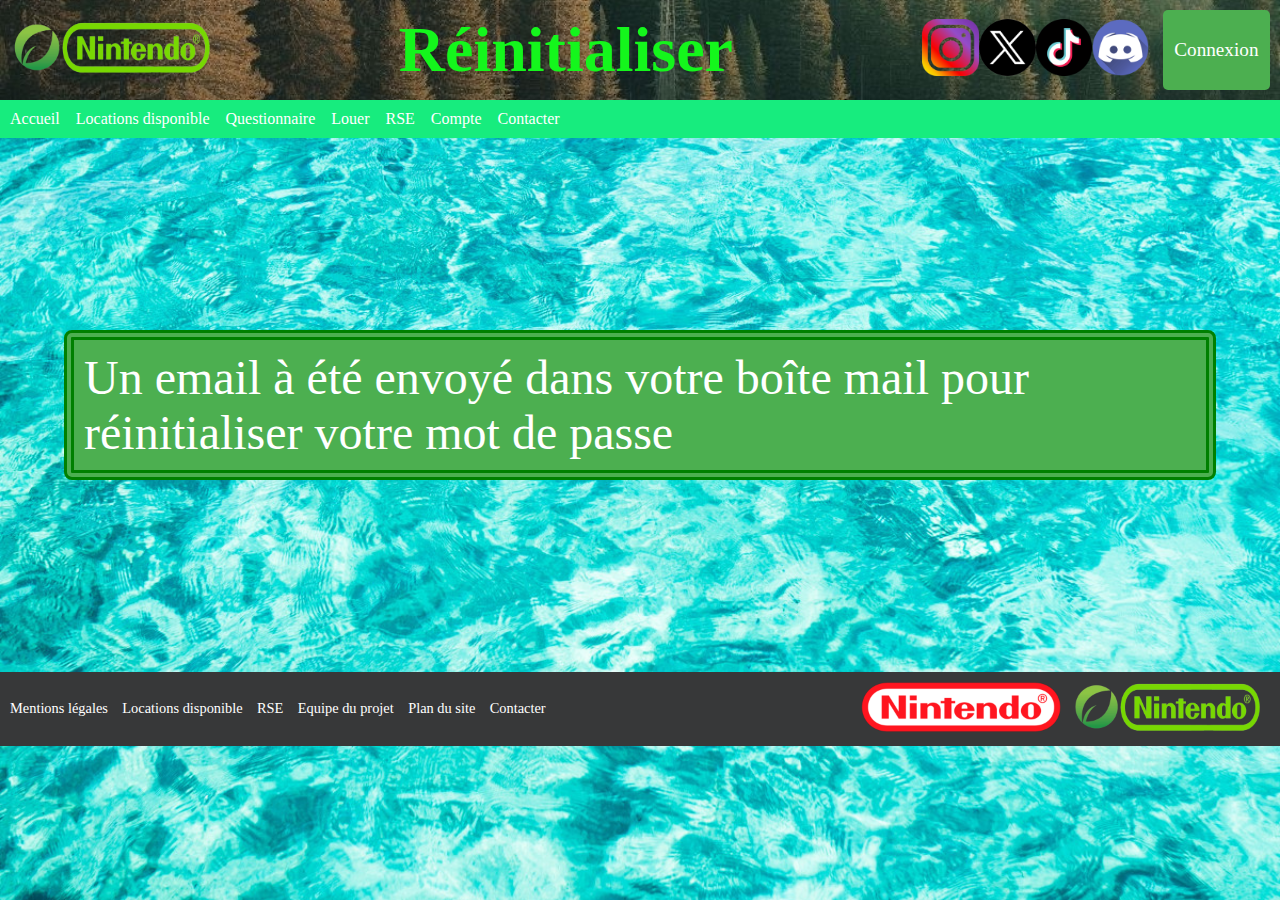
<file: compte_réinitialiser.html>
<!--Identification du document en html + balise d'ouverture HTML avec définition de langue en français-->
<!DOCTYPE html>
<html lang="fr">

<!--Informations sur la page-->
<head>

    <!--Encodage des caractères-->
    <meta charset="UTF-8">

    <!--Affichage d'une icône pour le favicon de la page du site-->
    <link rel="icon" href="img/eNintendoFavicon.png">

    <!--Liaison des feuilles de style pour la page web-->
    <link rel="stylesheet" href="css/body.css">
    <link rel="stylesheet" href="css/header.css">
    <link rel="stylesheet" href="css/nav.css">
    <link rel="stylesheet" href="css/main.css">
    <link rel="stylesheet" href="css/footer.css">
    <link rel="stylesheet" href="css/stylevalide.css">
    
    <!--Titre de la page (Afficher à côté du favicon)-->
    <title>eNintendo - Réinitialiser le mot de passe</title>

</head>

<!--Corps de la page-->
<body>

    <!--En-tête de la page-->
    <header>

        <!--Affichage Logo eNintendo-->
        <a href="index.html"><img src="img/headerfooter_eNintendo.png" alt="Logo eNintendo"></a>
        
        <!--Affichage du titre de la page-->
        <h1 id="reinitialiserTitre">Réinitialiser</h1>

        <!--Affichage des réseaux sociaux de eNintendo-->
        <div>    
            <a id="insta" href="https://www.instagram.com/econintendo/?hl=fr"><img src="img/header_instagram.png" alt="Logo Instagram"></a>
            <a id="twitter" href="https://twitter.com/ecoMobileNintendo"><img src="img/header_twitter.png" alt="Logo Twitter"></a>
            <a id="tiktok" href="https://www.tiktok.com/@eNintendo"><img src="img/header_tiktok.png" alt="Logo Tiktok"></a>
            <a id="discord" href="https://discord.com/invite/enintendo"><img src="img/header_discord.png" alt="Logo Discord"></a>
        </div>

        <!--Affichage du bouton de connexion-->
        <a href="compte.html"><button>Connexion</button></a>
    </header>

    <!--Menu de navigation de la page-->
    <nav>
        <ul>
            <li><a href="index.html">Accueil</a></li>
            <li><a href="locations.html">Locations disponible</a></li>
            <li><a href="questionnaire.html">Questionnaire</a></li>
            <li><a href="adhesion.html">Louer</a></li>
            <li><a href="https://www.nintendo.fr/Societe/Rapport-de-Responsabilite-Sociale-d-Entreprise/Rapport-de-Responsabilite-Sociale-d-Entreprise-625944.html">RSE</a></li>
            <li><a href="compte.html">Compte</a></li>
            <li><a href="contacter.html">Contacter</a></li>
        </ul>
    </nav>

    <!--Affichage principal de la page-->
    <main id="reinitialiserMain">
        <div>
            <p>Un email à été envoyé dans votre boîte mail pour réinitialiser votre mot de passe</p>
        </div>
    </main>

    <!--Pied de page-->
    <footer>

        <!--Menu pour naviguer sur différentes pages-->
        <ul>
            <li><a href="https://www.nintendo.fr/Mentions-legales/Mentions-legales-757082.html">Mentions légales</a></li>
            <li><a href="locations.html">Locations disponible</a></li>
            <li><a href="https://www.nintendo.fr/Societe/Rapport-de-Responsabilite-Sociale-d-Entreprise/Rapport-de-Responsabilite-Sociale-d-Entreprise-625944.html">RSE</a></li>
            <li><a href="equipe.html">Equipe du projet</a></li>
            <li><a href="plan.html">Plan du site</a></li>
            <li><a href="contacter.html">Contacter</a></li>
        </ul>
        
        <!--Logos Nintendo/eNintendo-->
        <div>
            <a href="https://www.nintendo.fr/"><img src="img/footer_LogoNintendo.png" alt="Logo Nintendo"></a>
            <a href="index.html"><img src="img/headerfooter_eNintendo.png" alt="Logo eNintendo"></a>
        </div>
    </footer>

</body>

</html>
</file>
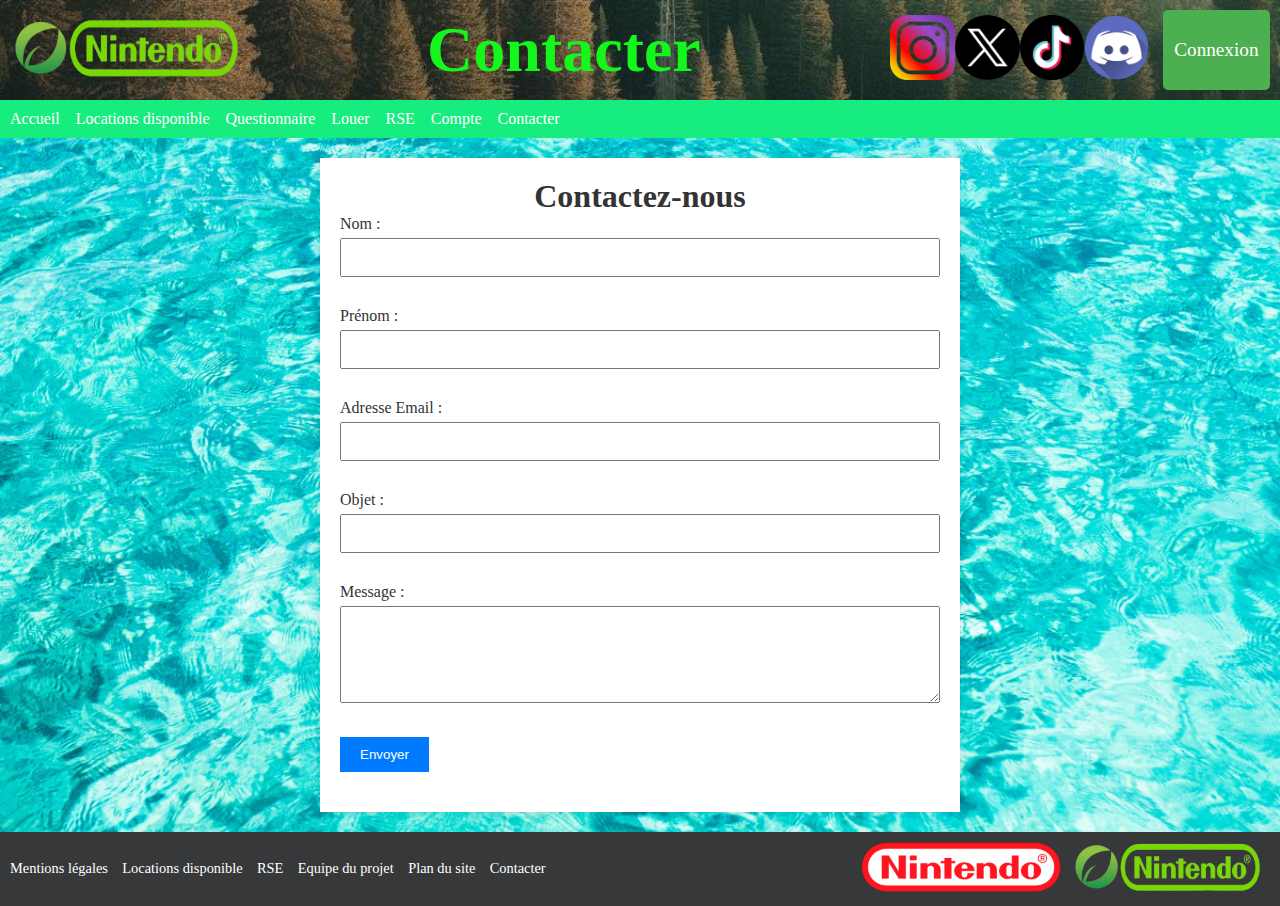
<file: contacter.html>
<!--Identification du document en html + balise d'ouverture HTML avec définition de langue en français-->
<!DOCTYPE html>
<html lang="fr">

<!--Informations sur la page-->
<head>

    <!--Encodage des caractères-->
    <meta charset="UTF-8">

    <!--Affichage d'une icône pour le favicon de la page du site-->
    <link rel="icon" href="img/eNintendoFavicon.png">

    <!--Liaison des feuilles de style pour la page web-->
    <link rel="stylesheet" href="css/body.css">
    <link rel="stylesheet" href="css/header.css">
    <link rel="stylesheet" href="css/nav.css">
    <link rel="stylesheet" href="css/main.css">
    <link rel="stylesheet" href="css/footer.css">
    <link rel="stylesheet" href="css/stylecontacter.css">
    
    <!--Titre de la page (Afficher à côté du favicon)-->
    <title>eNintendo - Contacter</title>

</head>

<!--Corps de la page-->
<body>

    <!--En-tête de la page-->
    <header>

        <!--Affichage Logo eNintendo-->
        <a href="index.html"><img src="img/headerfooter_eNintendo.png" alt="Logo eNintendo"></a>
        
        <!--Affichage du titre de la page-->
        <h1 id="contacterTitre">Contacter</h1>

        <!--Affichage des réseaux sociaux de eNintendo-->
        <div>    
            <a id="insta" href="https://www.instagram.com/econintendo/?hl=fr"><img src="img/header_instagram.png" alt="Logo Instagram"></a>
            <a id="twitter" href="https://twitter.com/ecoMobileNintendo"><img src="img/header_twitter.png" alt="Logo Twitter"></a>
            <a id="tiktok" href="https://www.tiktok.com/@eNintendo"><img src="img/header_tiktok.png" alt="Logo Tiktok"></a>
            <a id="discord" href="https://discord.com/invite/enintendo"><img src="img/header_discord.png" alt="Logo Discord"></a>
        </div>

        <!--Affichage du bouton de connexion-->
        <a href="compte.html"><button>Connexion</button></a>
    </header>

    <!--Menu de navigation de la page-->
    <nav>
        <ul>
            <li><a href="index.html">Accueil</a></li>
            <li><a href="locations.html">Locations disponible</a></li>
            <li><a href="questionnaire.html">Questionnaire</a></li>
            <li><a href="adhesion.html">Louer</a></li>
            <li><a href="https://www.nintendo.fr/Societe/Rapport-de-Responsabilite-Sociale-d-Entreprise/Rapport-de-Responsabilite-Sociale-d-Entreprise-625944.html">RSE</a></li>
            <li><a href="compte.html">Compte</a></li>
            <li><a href="contacter.html">Contacter</a></li>
        </ul>
    </nav>

    <!--Affichage principal de la page-->
    <main id="contacterMain">
        <h1>Contactez-nous</h1>
    
        <form action="contacter_valide.html" method="get">
            <div>
                <label for="nom">Nom :</label>
                <input type="text" name="nom" required>
            </div>
                
            <div>
                <label for="prenom">Prénom :</label>
                <input type="text" name="prenom" required>
            </div>
    
            <div>
                <label for="mail">Adresse Email :</label>
                <input type="email" name="mail" required>
            </div>
    
            <div>
                <label for="objet">Objet :</label>
                <input type="text" name="objet" required>
            </div>
    
            <div>
                <label for="message">Message :</label>
                <textarea name="message" rows="5" required></textarea>
            </div>
    
            <div>
                <button type="submit">Envoyer</button>
            </div>
        </form>
        
    </main>

    <!--Pied de page-->
    <footer>

        <!--Menu pour naviguer sur différentes pages-->
        <ul>
            <li><a href="https://www.nintendo.fr/Mentions-legales/Mentions-legales-757082.html">Mentions légales</a></li>
            <li><a href="locations.html">Locations disponible</a></li>
            <li><a href="https://www.nintendo.fr/Societe/Rapport-de-Responsabilite-Sociale-d-Entreprise/Rapport-de-Responsabilite-Sociale-d-Entreprise-625944.html">RSE</a></li>
            <li><a href="equipe.html">Equipe du projet</a></li>
            <li><a href="plan.html">Plan du site</a></li>
            <li><a href="contacter.html">Contacter</a></li>
        </ul>
        
        <!--Logos Nintendo/eNintendo-->
        <div>
            <a href="https://www.nintendo.fr/"><img src="img/footer_LogoNintendo.png" alt="Logo Nintendo"></a>
            <a href="index.html"><img src="img/headerfooter_eNintendo.png" alt="Logo eNintendo"></a>
        </div>
    </footer>

</body>

</html>
</file>
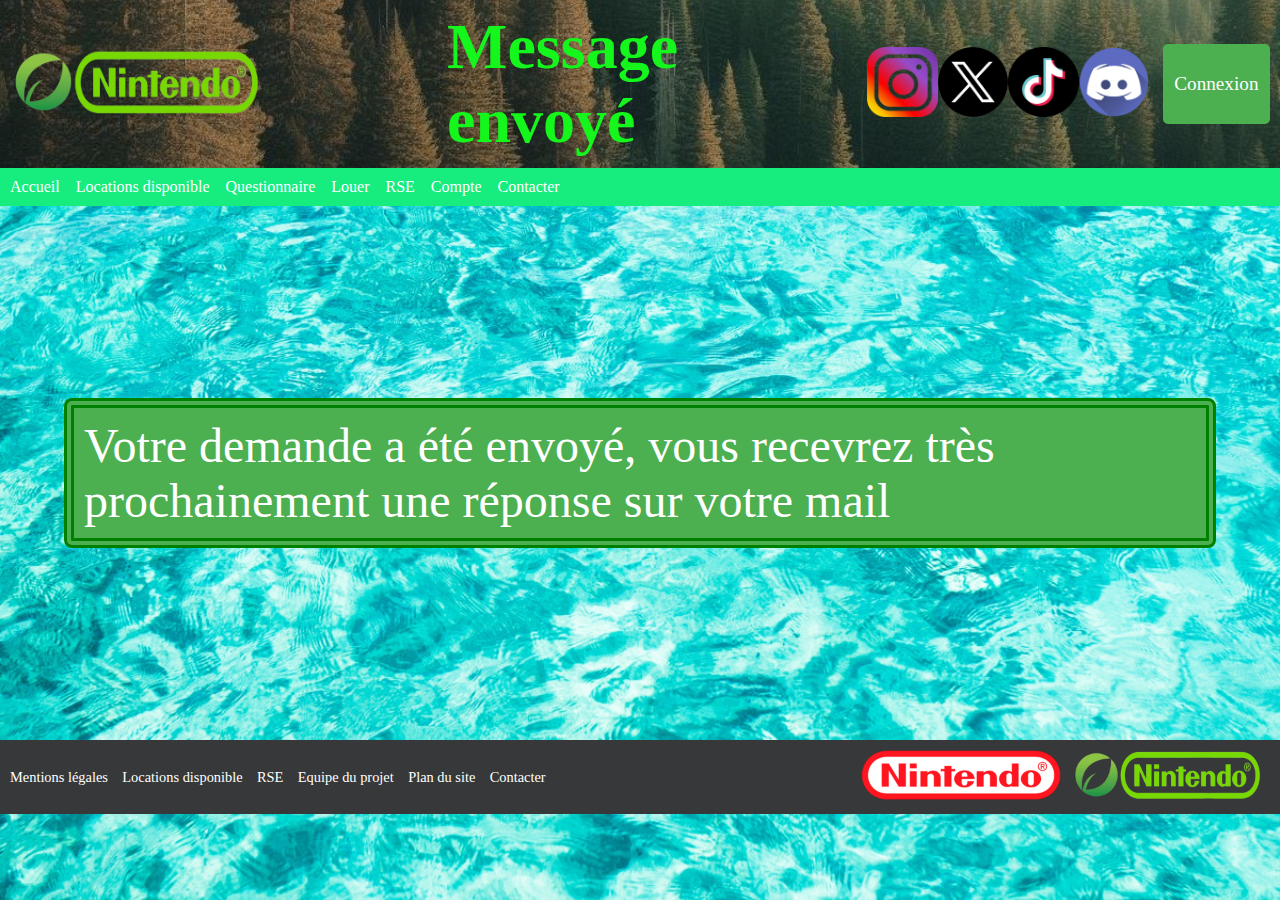
<file: contacter_valide.html>
<!--Identification du document en html + balise d'ouverture HTML avec définition de langue en français-->
<!DOCTYPE html>
<html lang="fr">

<!--Informations sur la page-->
<head>

    <!--Encodage des caractères-->
    <meta charset="UTF-8">

    <!--Affichage d'une icône pour le favicon de la page du site-->
    <link rel="icon" href="img/eNintendoFavicon.png">

    <!--Liaison des feuilles de style pour la page web-->
    <link rel="stylesheet" href="css/body.css">
    <link rel="stylesheet" href="css/header.css">
    <link rel="stylesheet" href="css/nav.css">
    <link rel="stylesheet" href="css/main.css">
    <link rel="stylesheet" href="css/footer.css">
    <link rel="stylesheet" href="css/stylevalide.css">
    
    <!--Titre de la page (Afficher à côté du favicon)-->
    <title>eNintendo - Message envoyé</title>

</head>

<!--Corps de la page-->
<body>

    <!--En-tête de la page-->
    <header>

        <!--Affichage Logo eNintendo-->
        <a href="index.html"><img src="img/headerfooter_eNintendo.png" alt="Logo eNintendo"></a>
        
        <!--Affichage du titre de la page-->
        <h1 id="envoyerTitre">Message envoyé</h1>

        <!--Affichage des réseaux sociaux de eNintendo-->
        <div>    
            <a id="insta" href="https://www.instagram.com/econintendo/?hl=fr"><img src="img/header_instagram.png" alt="Logo Instagram"></a>
            <a id="twitter" href="https://twitter.com/ecoMobileNintendo"><img src="img/header_twitter.png" alt="Logo Twitter"></a>
            <a id="tiktok" href="https://www.tiktok.com/@eNintendo"><img src="img/header_tiktok.png" alt="Logo Tiktok"></a>
            <a id="discord" href="https://discord.com/invite/enintendo"><img src="img/header_discord.png" alt="Logo Discord"></a>
        </div>

        <!--Affichage du bouton de connexion-->
        <a href="compte.html"><button>Connexion</button></a>
    </header>

    <!--Menu de navigation de la page-->
    <nav>
        <ul>
            <li><a href="index.html">Accueil</a></li>
            <li><a href="locations.html">Locations disponible</a></li>
            <li><a href="questionnaire.html">Questionnaire</a></li>
            <li><a href="adhesion.html">Louer</a></li>
            <li><a href="https://www.nintendo.fr/Societe/Rapport-de-Responsabilite-Sociale-d-Entreprise/Rapport-de-Responsabilite-Sociale-d-Entreprise-625944.html">RSE</a></li>
            <li><a href="compte.html">Compte</a></li>
            <li><a href="contacter.html">Contacter</a></li>
        </ul>
    </nav>

    <!--Affichage principal de la page-->
    <main id="envoyeMain">
        <div>
            <p>Votre demande a été envoyé, vous recevrez très prochainement une réponse sur votre mail</p>
        </div>
    </main>

    <!--Pied de page-->
    <footer>

        <!--Menu pour naviguer sur différentes pages-->
        <ul>
            <li><a href="https://www.nintendo.fr/Mentions-legales/Mentions-legales-757082.html">Mentions légales</a></li>
            <li><a href="locations.html">Locations disponible</a></li>
            <li><a href="https://www.nintendo.fr/Societe/Rapport-de-Responsabilite-Sociale-d-Entreprise/Rapport-de-Responsabilite-Sociale-d-Entreprise-625944.html">RSE</a></li>
            <li><a href="equipe.html">Equipe du projet</a></li>
            <li><a href="plan.html">Plan du site</a></li>
            <li><a href="contacter.html">Contacter</a></li>
        </ul>
        
        <!--Logos Nintendo/eNintendo-->
        <div>
            <a href="https://www.nintendo.fr/"><img src="img/footer_LogoNintendo.png" alt="Logo Nintendo"></a>
            <a href="index.html"><img src="img/headerfooter_eNintendo.png" alt="Logo eNintendo"></a>
        </div>
    </footer>

</body>

</html>
</file>
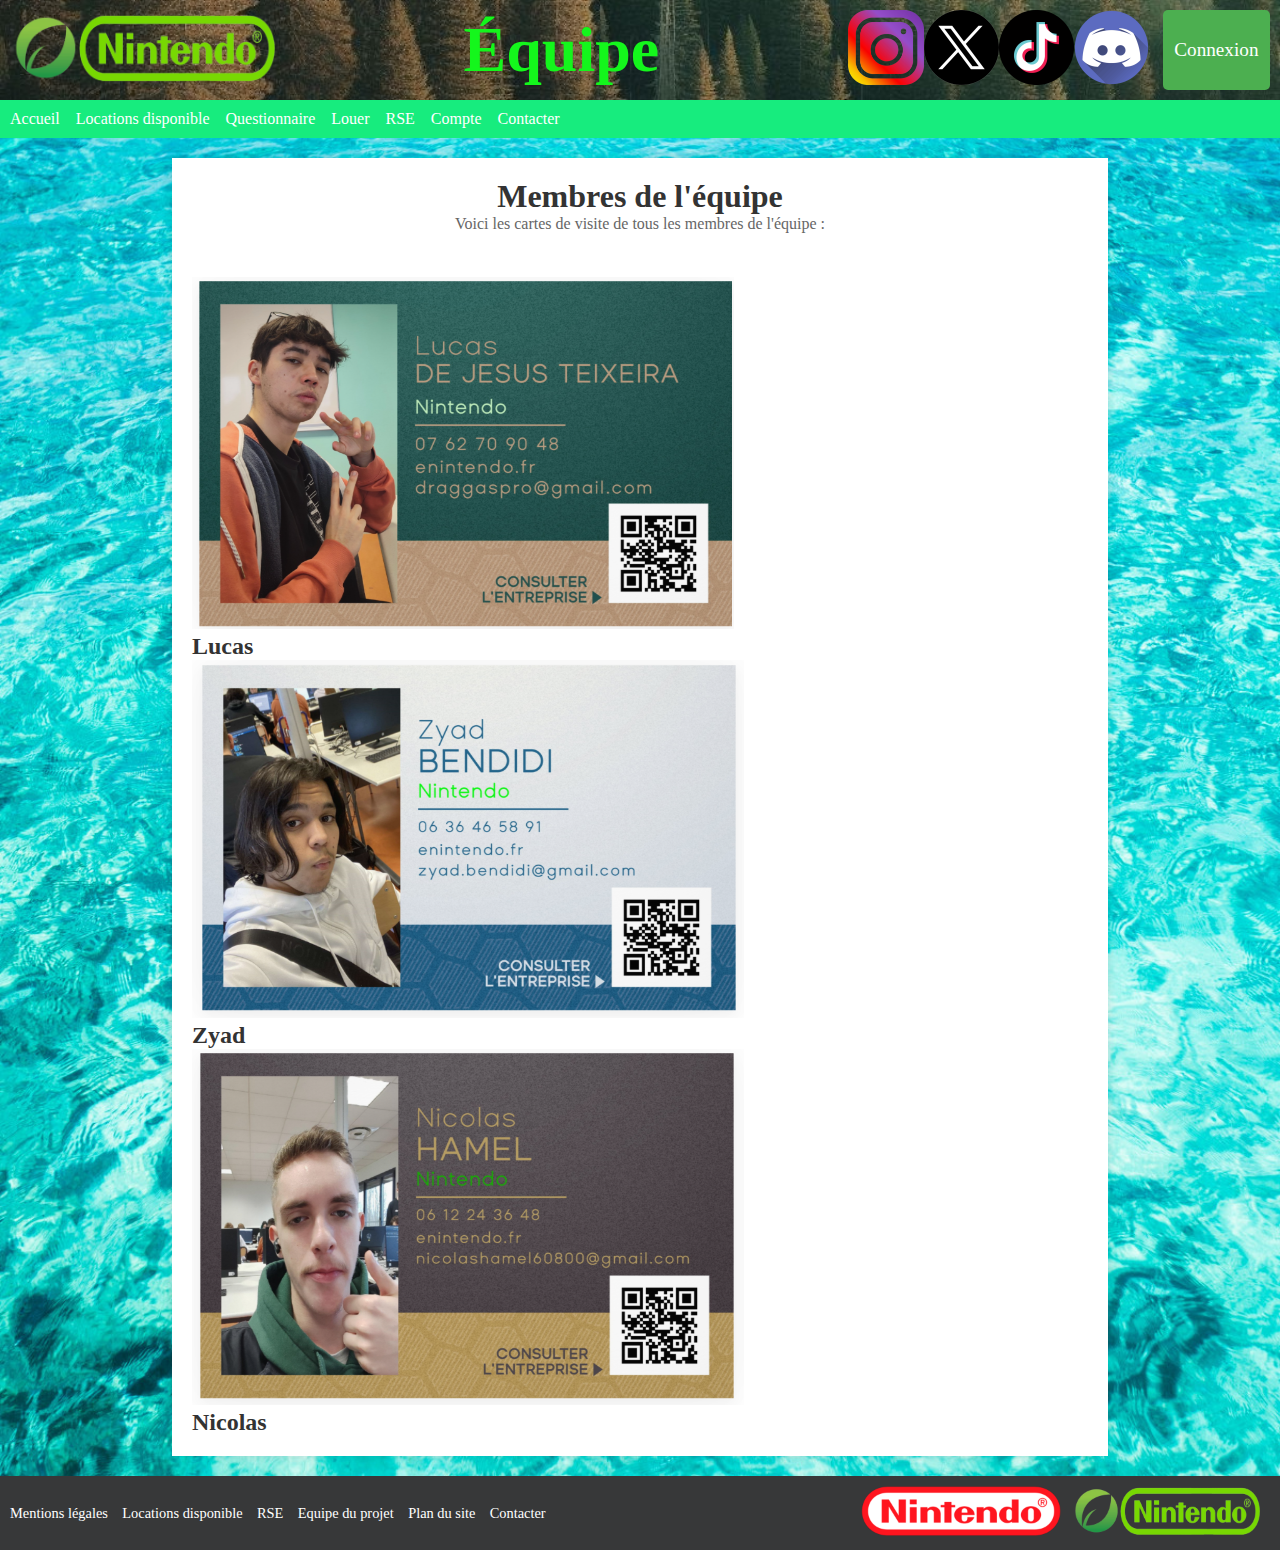
<file: equipe.html>
<!--Identification du document en html + balise d'ouverture HTML avec définition de langue en français-->
<!DOCTYPE html>
<html lang="fr">

<!--Informations sur la page-->
<head>

    <!--Encodage des caractères-->
    <meta charset="UTF-8">

    <!--Affichage d'une icône pour le favicon de la page du site-->
    <link rel="icon" href="img/eNintendoFavicon.png">

    <!--Liaison des feuilles de style pour la page web-->
    <link rel="stylesheet" href="css/body.css">
    <link rel="stylesheet" href="css/header.css">
    <link rel="stylesheet" href="css/nav.css">
    <link rel="stylesheet" href="css/main.css">
    <link rel="stylesheet" href="css/footer.css">
    <link rel="stylesheet" href="css/styleequipe.css">
    
    <!--Titre de la page (Afficher à côté du favicon)-->
    <title>eNintendo - Équipe</title>

</head>

<!--Corps de la page-->
<body>

    <!--En-tête de la page-->
    <header>

        <!--Affichage Logo eNintendo-->
        <a href="index.html"><img src="img/headerfooter_eNintendo.png" alt="Logo eNintendo"></a>
        
        <!--Affichage du titre de la page-->
        <h1 id="equipeTitre">Équipe</h1>

        <!--Affichage des réseaux sociaux de eNintendo-->
        <div>    
            <a id="insta" href="https://www.instagram.com/econintendo/?hl=fr"><img src="img/header_instagram.png" alt="Logo Instagram"></a>
            <a id="twitter" href="https://twitter.com/ecoMobileNintendo"><img src="img/header_twitter.png" alt="Logo Twitter"></a>
            <a id="tiktok" href="https://www.tiktok.com/@eNintendo"><img src="img/header_tiktok.png" alt="Logo Tiktok"></a>
            <a id="discord" href="https://discord.com/invite/enintendo"><img src="img/header_discord.png" alt="Logo Discord"></a>
        </div>

        <!--Affichage du bouton de connexion-->
        <a href="compte.html"><button>Connexion</button></a>
    </header>

    <!--Menu de navigation de la page-->
    <nav>
        <ul>
            <li><a href="index.html">Accueil</a></li>
            <li><a href="locations.html">Locations disponible</a></li>
            <li><a href="questionnaire.html">Questionnaire</a></li>
            <li><a href="adhesion.html">Louer</a></li>
            <li><a href="https://www.nintendo.fr/Societe/Rapport-de-Responsabilite-Sociale-d-Entreprise/Rapport-de-Responsabilite-Sociale-d-Entreprise-625944.html">RSE</a></li>
            <li><a href="compte.html">Compte</a></li>
            <li><a href="contacter.html">Contacter</a></li>
        </ul>
    </nav>

    <!--Affichage principal de la page-->
    <main id="equipeMain">
        
        <header>
            <h1>Membres de l'équipe</h1>
            <p>Voici les cartes de visite de tous les membres de l'équipe :</p>
        </header>
        
        <section>
            <img src="img/equipe_lucas.png" alt="Photo de Lucas">
            <h2>Lucas</h2>
        </section>

        <section>
            <img src="img/equipe_zyad.png" alt="Photo de Zyad">
            <h2>Zyad</h2>
        </section>

        <section>
            <img src="img/equipe_nicolas.png" alt="Photo de Nicolas">
            <h2>Nicolas</h2>
        </section>

    </main>

    <!--Pied de page-->
    <footer>

        <!--Menu pour naviguer sur différentes pages-->
        <ul>
            <li><a href="https://www.nintendo.fr/Mentions-legales/Mentions-legales-757082.html">Mentions légales</a></li>
            <li><a href="locations.html">Locations disponible</a></li>
            <li><a href="https://www.nintendo.fr/Societe/Rapport-de-Responsabilite-Sociale-d-Entreprise/Rapport-de-Responsabilite-Sociale-d-Entreprise-625944.html">RSE</a></li>
            <li><a href="equipe.html">Equipe du projet</a></li>
            <li><a href="plan.html">Plan du site</a></li>
            <li><a href="contacter.html">Contacter</a></li>
        </ul>
        
        <!--Logos Nintendo/eNintendo-->
        <div>
            <a href="https://www.nintendo.fr/"><img src="img/footer_LogoNintendo.png" alt="Logo Nintendo"></a>
            <a href="index.html"><img src="img/headerfooter_eNintendo.png" alt="Logo eNintendo"></a>
        </div>
    </footer>

</body>

</html>
</file>
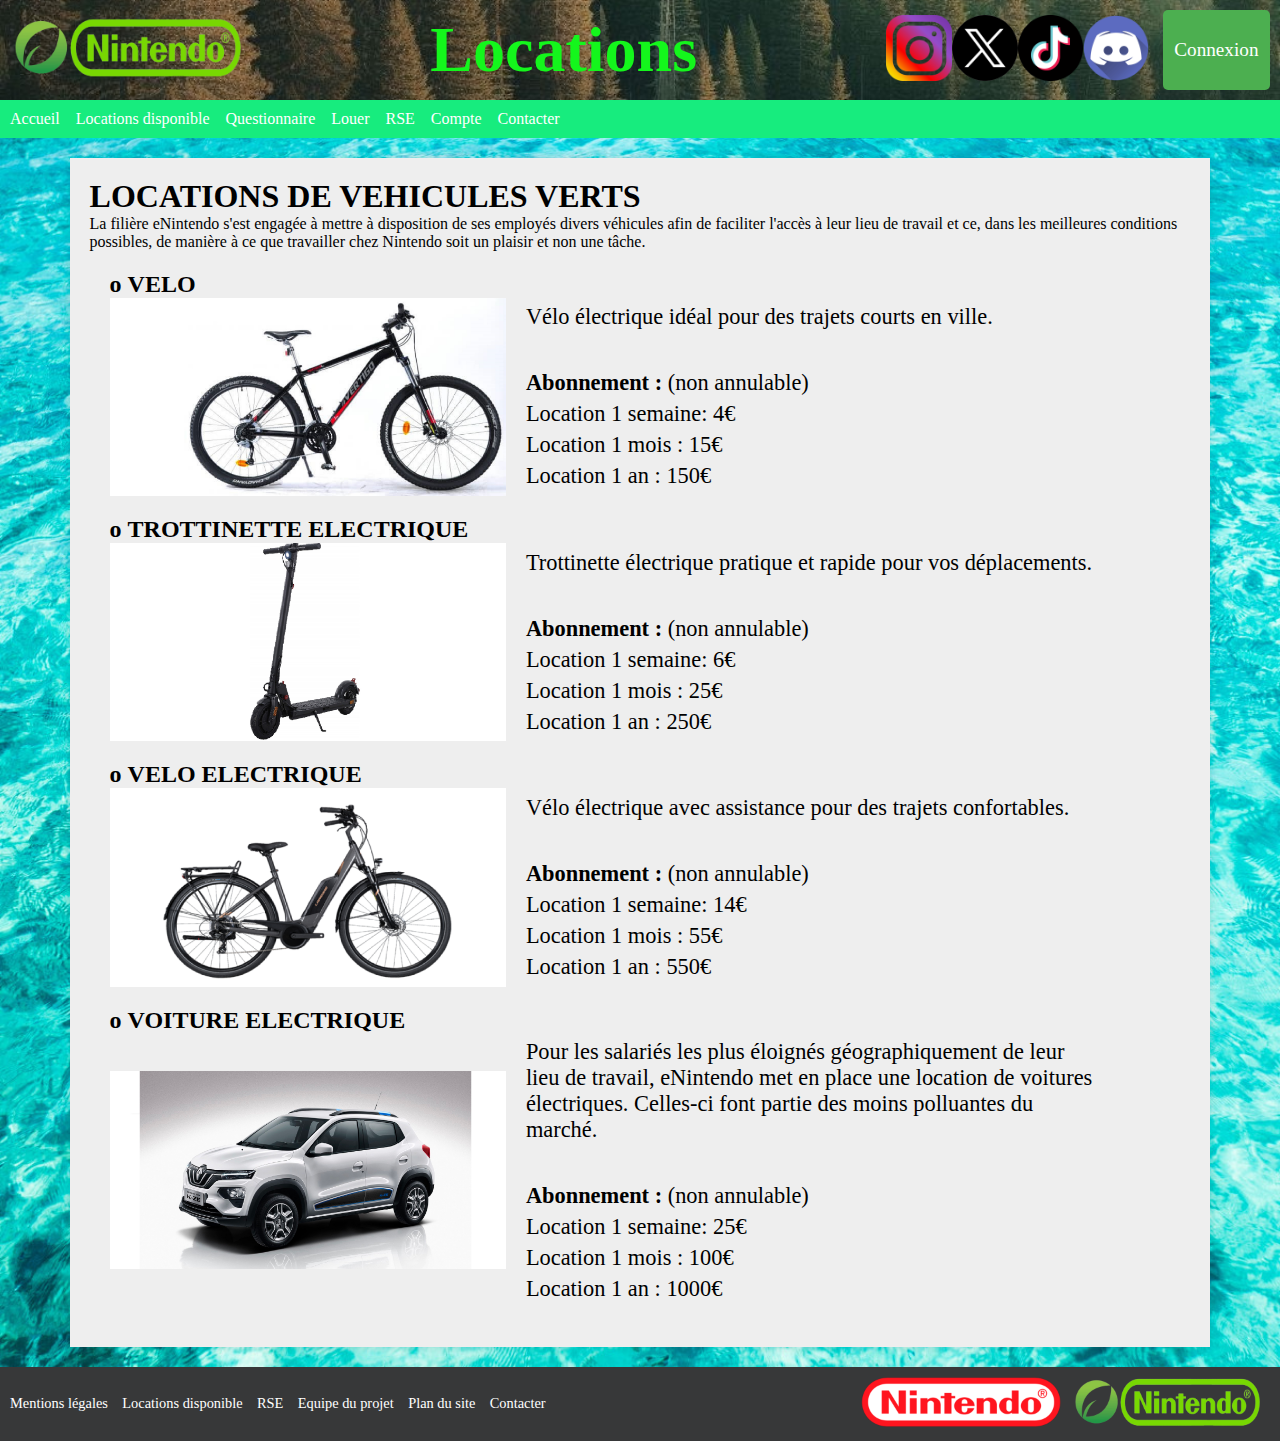
<file: locations.html>
<!--Identification du document en html + balise d'ouverture HTML avec définition de langue en français-->
<!DOCTYPE html>
<html lang="fr">

<!--Informations sur la page-->
<head>

    <!--Encodage des caractères-->
    <meta charset="UTF-8">

    <!--Affichage d'une icône pour le favicon de la page du site-->
    <link rel="icon" href="img/eNintendoFavicon.png">

    <!--Liaison des feuilles de style pour la page web-->
    <link rel="stylesheet" href="css/body.css">
    <link rel="stylesheet" href="css/header.css">
    <link rel="stylesheet" href="css/nav.css">
    <link rel="stylesheet" href="css/main.css">
    <link rel="stylesheet" href="css/footer.css">
    <link rel="stylesheet" href="css/stylelocations.css">
    
    <!--Titre de la page (Afficher à côté du favicon)-->
    <title>eNintendo - Les Locations</title>

</head>

<!--Corps de la page-->
<body>

    <!--En-tête de la page-->
    <header>

        <!--Affichage Logo eNintendo-->
        <a href="index.html"><img src="img/headerfooter_eNintendo.png" alt="Logo eNintendo"></a>
        
        <!--Affichage du titre de la page-->
        <h1 id="locationsTitre">Locations</h1>

        <!--Affichage des réseaux sociaux de eNintendo-->
        <div>    
            <a id="insta" href="https://www.instagram.com/econintendo/?hl=fr"><img src="img/header_instagram.png" alt="Logo Instagram"></a>
            <a id="twitter" href="https://twitter.com/ecoMobileNintendo"><img src="img/header_twitter.png" alt="Logo Twitter"></a>
            <a id="tiktok" href="https://www.tiktok.com/@eNintendo"><img src="img/header_tiktok.png" alt="Logo Tiktok"></a>
            <a id="discord" href="https://discord.com/invite/enintendo"><img src="img/header_discord.png" alt="Logo Discord"></a>
        </div>

        <!--Affichage du bouton de connexion-->
        <a href="compte.html"><button>Connexion</button></a>
    </header>

    <!--Menu de navigation de la page-->
    <nav>
        <ul>
            <li><a href="index.html">Accueil</a></li>
            <li><a href="locations.html">Locations disponible</a></li>
            <li><a href="questionnaire.html">Questionnaire</a></li>
            <li><a href="adhesion.html">Louer</a></li>
            <li><a href="https://www.nintendo.fr/Societe/Rapport-de-Responsabilite-Sociale-d-Entreprise/Rapport-de-Responsabilite-Sociale-d-Entreprise-625944.html">RSE</a></li>
            <li><a href="compte.html">Compte</a></li>
            <li><a href="contacter.html">Contacter</a></li>
        </ul>
    </nav>

    <!--Affichage principal de la page-->
    <main id="locationsMain">
        
        <!--En-tête de l'affichage principal-->
        <header>
            <h1>LOCATIONS DE VEHICULES VERTS</h1>
            <p>La filière eNintendo s'est engagée à mettre à disposition de ses employés divers véhicules afin de faciliter l'accès à leur lieu de travail et ce, dans les meilleures conditions possibles, de manière à ce que travailler chez Nintendo soit un plaisir et non une tâche.</p>
        </header>
    
        <!--1ère section-->
        <section>
            <h2>&omicron; VELO</h2>
            <div class="locationsDetails">
                <img src="img/locations_velo.png" alt="Photo Vélo électrique">
                <div>
                    <p>Vélo électrique idéal pour des trajets courts en ville.</p>
                    <p><span>Abonnement :</span> (non annulable)</p>
                    <p>Location 1 semaine: 4€</p>
                    <p>Location 1 mois : 15€</p>
                    <p>Location 1 an : 150€</p>
                </div>
            </div>
        </section>
    
        <!--2ème section-->
        <section>
            <h2>&omicron; TROTTINETTE ELECTRIQUE</h2>
            <div class="locationsDetails">
                <img src="img/locations_trottinette-electrique.png" alt="Photo Trottinette électrique">
                <div>
                    <p>Trottinette électrique pratique et rapide pour vos déplacements.</p>
                    <p><span>Abonnement :</span> (non annulable)</p>
                    <p>Location 1 semaine: 6€</p>
                    <p>Location 1 mois : 25€</p>
                    <p>Location 1 an : 250€</p>
                </div>
            </div>
        </section>
    
        <!--3ème section-->
        <section>
            <h2>&omicron; VELO ELECTRIQUE</h2>
            <div class="locationsDetails">
                <img src="img/locations_velo-electrique.png" alt="Vélo électrique">
                <div>
                    <p>Vélo électrique avec assistance pour des trajets confortables.</p>
                    <p><span>Abonnement :</span> (non annulable)</p>
                    <p>Location 1 semaine: 14€</p>
                    <p>Location 1 mois : 55€</p>
                    <p>Location 1 an : 550€</p>
                </div>
            </div>
        </section>
    
        <!--4ème section-->
        <section>
            <h2>&omicron; VOITURE ELECTRIQUE</h2>
            <div class="locationsDetails">
                <img src="img/locations_voiture-electrique.png" alt="Voiture électrique">
                <div>
                    <p>Pour les salariés les plus éloignés géographiquement de leur lieu de travail, eNintendo met en place une location de voitures électriques. Celles-ci font partie des moins polluantes du marché.</p>
                    <p><span>Abonnement :</span> (non annulable)</p>
                    <p>Location 1 semaine: 25€</p>
                    <p>Location 1 mois : 100€</p>
                    <p>Location 1 an : 1000€</p>
                </div>
            </div>
        </section>
    </main>

    <!--Pied de page-->
    <footer>

        <!--Menu pour naviguer sur différentes pages-->
        <ul>
            <li><a href="https://www.nintendo.fr/Mentions-legales/Mentions-legales-757082.html">Mentions légales</a></li>
            <li><a href="locations.html">Locations disponible</a></li>
            <li><a href="https://www.nintendo.fr/Societe/Rapport-de-Responsabilite-Sociale-d-Entreprise/Rapport-de-Responsabilite-Sociale-d-Entreprise-625944.html">RSE</a></li>
            <li><a href="equipe.html">Equipe du projet</a></li>
            <li><a href="plan.html">Plan du site</a></li>
            <li><a href="contacter.html">Contacter</a></li>
        </ul>
        
        <!--Logos Nintendo/eNintendo-->
        <div>
            <a href="https://www.nintendo.fr/"><img src="img/footer_LogoNintendo.png" alt="Logo Nintendo"></a>
            <a href="index.html"><img src="img/headerfooter_eNintendo.png" alt="Logo eNintendo"></a>
        </div>
    </footer>

</body>

</html>
</file>
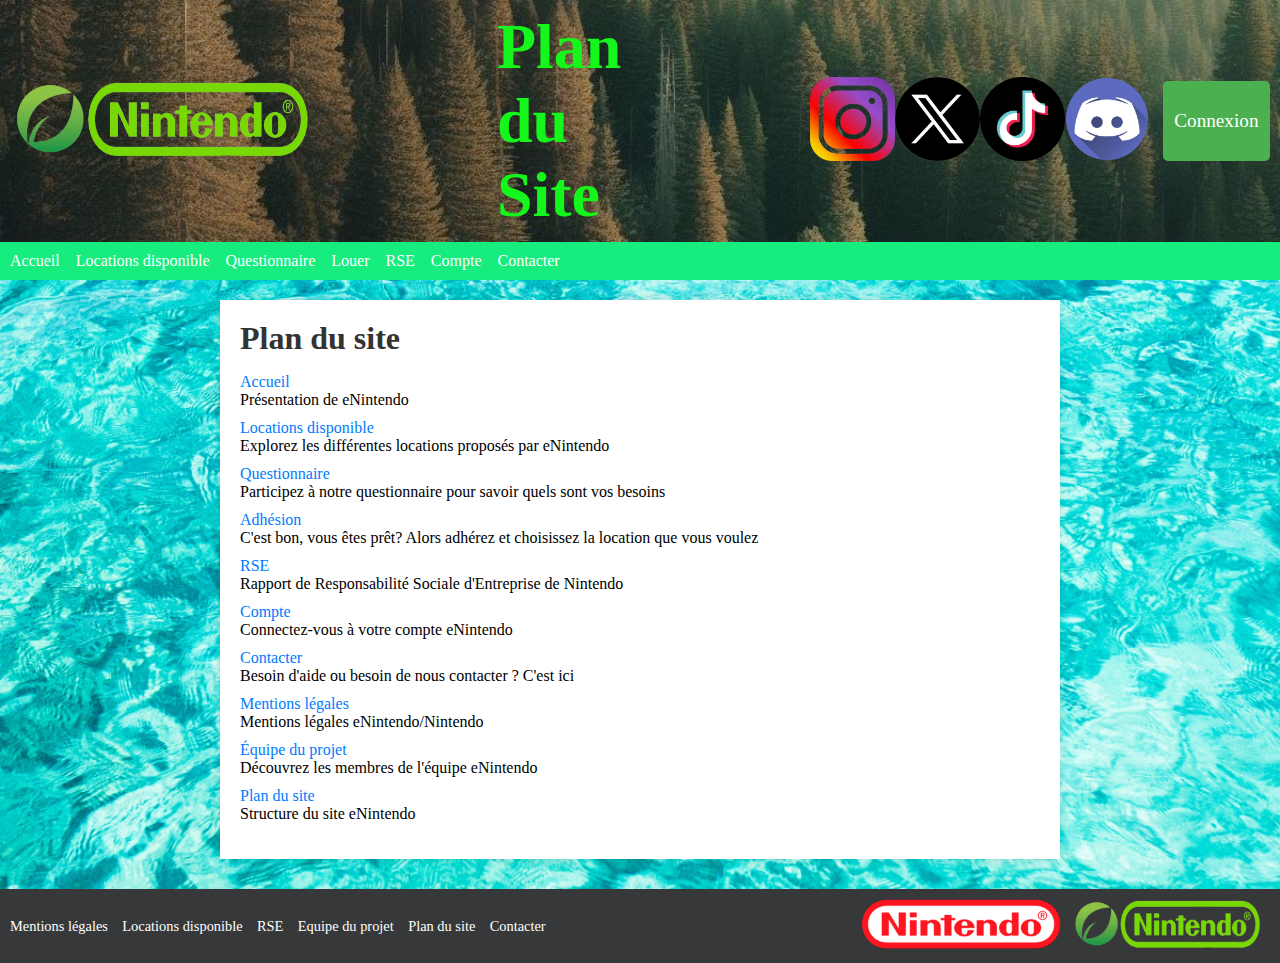
<file: plan.html>
<!--Identification du document en html + balise d'ouverture HTML avec définition de langue en français-->
<!DOCTYPE html>
<html lang="fr">

<!--Informations sur la page-->
<head>

    <!--Encodage des caractères-->
    <meta charset="UTF-8">

    <!--Affichage d'une icône pour le favicon de la page du site-->
    <link rel="icon" href="img/eNintendoFavicon.png">

    <!--Liaison des feuilles de style pour la page web-->
    <link rel="stylesheet" href="css/body.css">
    <link rel="stylesheet" href="css/header.css">
    <link rel="stylesheet" href="css/nav.css">
    <link rel="stylesheet" href="css/main.css">
    <link rel="stylesheet" href="css/footer.css">
    <link rel="stylesheet" href="css/styleplan.css">
    
    <!--Titre de la page (Afficher à côté du favicon)-->
    <title>eNintendo - Plan du Site</title>

</head>

<!--Corps de la page-->
<body>

    <!--En-tête de la page-->
    <header>

        <!--Affichage Logo eNintendo-->
        <a href="index.html"><img src="img/headerfooter_eNintendo.png" alt="Logo eNintendo"></a>
        
        <!--Affichage du titre de la page-->
        <h1 id="planTitre">Plan du Site</h1>

        <!--Affichage des réseaux sociaux de eNintendo-->
        <div>    
            <a id="insta" href="https://www.instagram.com/econintendo/?hl=fr"><img src="img/header_instagram.png" alt="Logo Instagram"></a>
            <a id="twitter" href="https://twitter.com/ecoMobileNintendo"><img src="img/header_twitter.png" alt="Logo Twitter"></a>
            <a id="tiktok" href="https://www.tiktok.com/@eNintendo"><img src="img/header_tiktok.png" alt="Logo Tiktok"></a>
            <a id="discord" href="https://discord.com/invite/enintendo"><img src="img/header_discord.png" alt="Logo Discord"></a>
        </div>

        <!--Affichage du bouton de connexion-->
        <a href="compte.html"><button>Connexion</button></a>
    </header>

    <!--Menu de navigation de la page-->
    <nav>
        <ul>
            <li><a href="index.html">Accueil</a></li>
            <li><a href="locations.html">Locations disponible</a></li>
            <li><a href="questionnaire.html">Questionnaire</a></li>
            <li><a href="adhesion.html">Louer</a></li>
            <li><a href="https://www.nintendo.fr/Societe/Rapport-de-Responsabilite-Sociale-d-Entreprise/Rapport-de-Responsabilite-Sociale-d-Entreprise-625944.html">RSE</a></li>
            <li><a href="compte.html">Compte</a></li>
            <li><a href="contacter.html">Contacter</a></li>
        </ul>
    </nav>

    <!--Affichage principal de la page-->
    <main>
        <h1>Plan du site</h1>
            <ol>
                <li>
                    <a href="index.html">Accueil</a>
                    <p>Présentation de eNintendo</p>
                </li>
            
                <li>
                    <a href="locations.html">Locations disponible</a>
                    <p>Explorez les différentes locations proposés par eNintendo</p>
                </li>
                
                <li>
                    <a href="questionnaire.html">Questionnaire</a>
                    <p>Participez à notre questionnaire pour savoir quels sont vos besoins</p>
                </li>
                
                <li>
                    <a href="adhesion.html">Adhésion</a>
                    <p>C'est bon, vous êtes prêt? Alors adhérez et choisissez la location que vous voulez</p>
                </li>
                
                <li>
                    <a href="https://www.nintendo.fr/Societe/Rapport-de-Responsabilite-Sociale-d-Entreprise/Rapport-de-Responsabilite-Sociale-d-Entreprise-625944.html">RSE</a>
                    <p>Rapport de Responsabilité Sociale d'Entreprise de Nintendo</p>
                </li>
                
                <li>
                    <a href="compte.html">Compte</a>
                    <p>Connectez-vous à votre compte eNintendo</p>
                </li>
                
                <li>
                    <a href="contacter.html">Contacter</a>
                    <p>Besoin d'aide ou besoin de nous contacter ? C'est ici</p>
                </li>
                
                <li>
                    <a href="https://www.nintendo.fr/Mentions-legales/Mentions-legales-757082.html">Mentions légales</a>
                    <p>Mentions légales eNintendo/Nintendo</p>
                </li>
                
                <li>
                    <a href="equipe.html">Équipe du projet</a>
                    <p>Découvrez les membres de l'équipe eNintendo</p>
                </li>
                
                <li>
                    <a href="plan.html">Plan du site</a>
                    <p>Structure du site eNintendo</p>
                </li>
            </ol>
        </div>
    </main>

    <!--Pied de page-->
    <footer>

        <!--Menu pour naviguer sur différentes pages-->
        <ul>
            <li><a href="https://www.nintendo.fr/Mentions-legales/Mentions-legales-757082.html">Mentions légales</a></li>
            <li><a href="locations.html">Locations disponible</a></li>
            <li><a href="https://www.nintendo.fr/Societe/Rapport-de-Responsabilite-Sociale-d-Entreprise/Rapport-de-Responsabilite-Sociale-d-Entreprise-625944.html">RSE</a></li>
            <li><a href="equipe.html">Equipe du projet</a></li>
            <li><a href="plan.html">Plan du site</a></li>
            <li><a href="contacter.html">Contacter</a></li>
        </ul>
        
        <!--Logos Nintendo/eNintendo-->
        <div>
            <a href="https://www.nintendo.fr/"><img src="img/footer_LogoNintendo.png" alt="Logo Nintendo"></a>
            <a href="index.html"><img src="img/headerfooter_eNintendo.png" alt="Logo eNintendo"></a>
        </div>
    </footer>

</body>

</html>
</file>
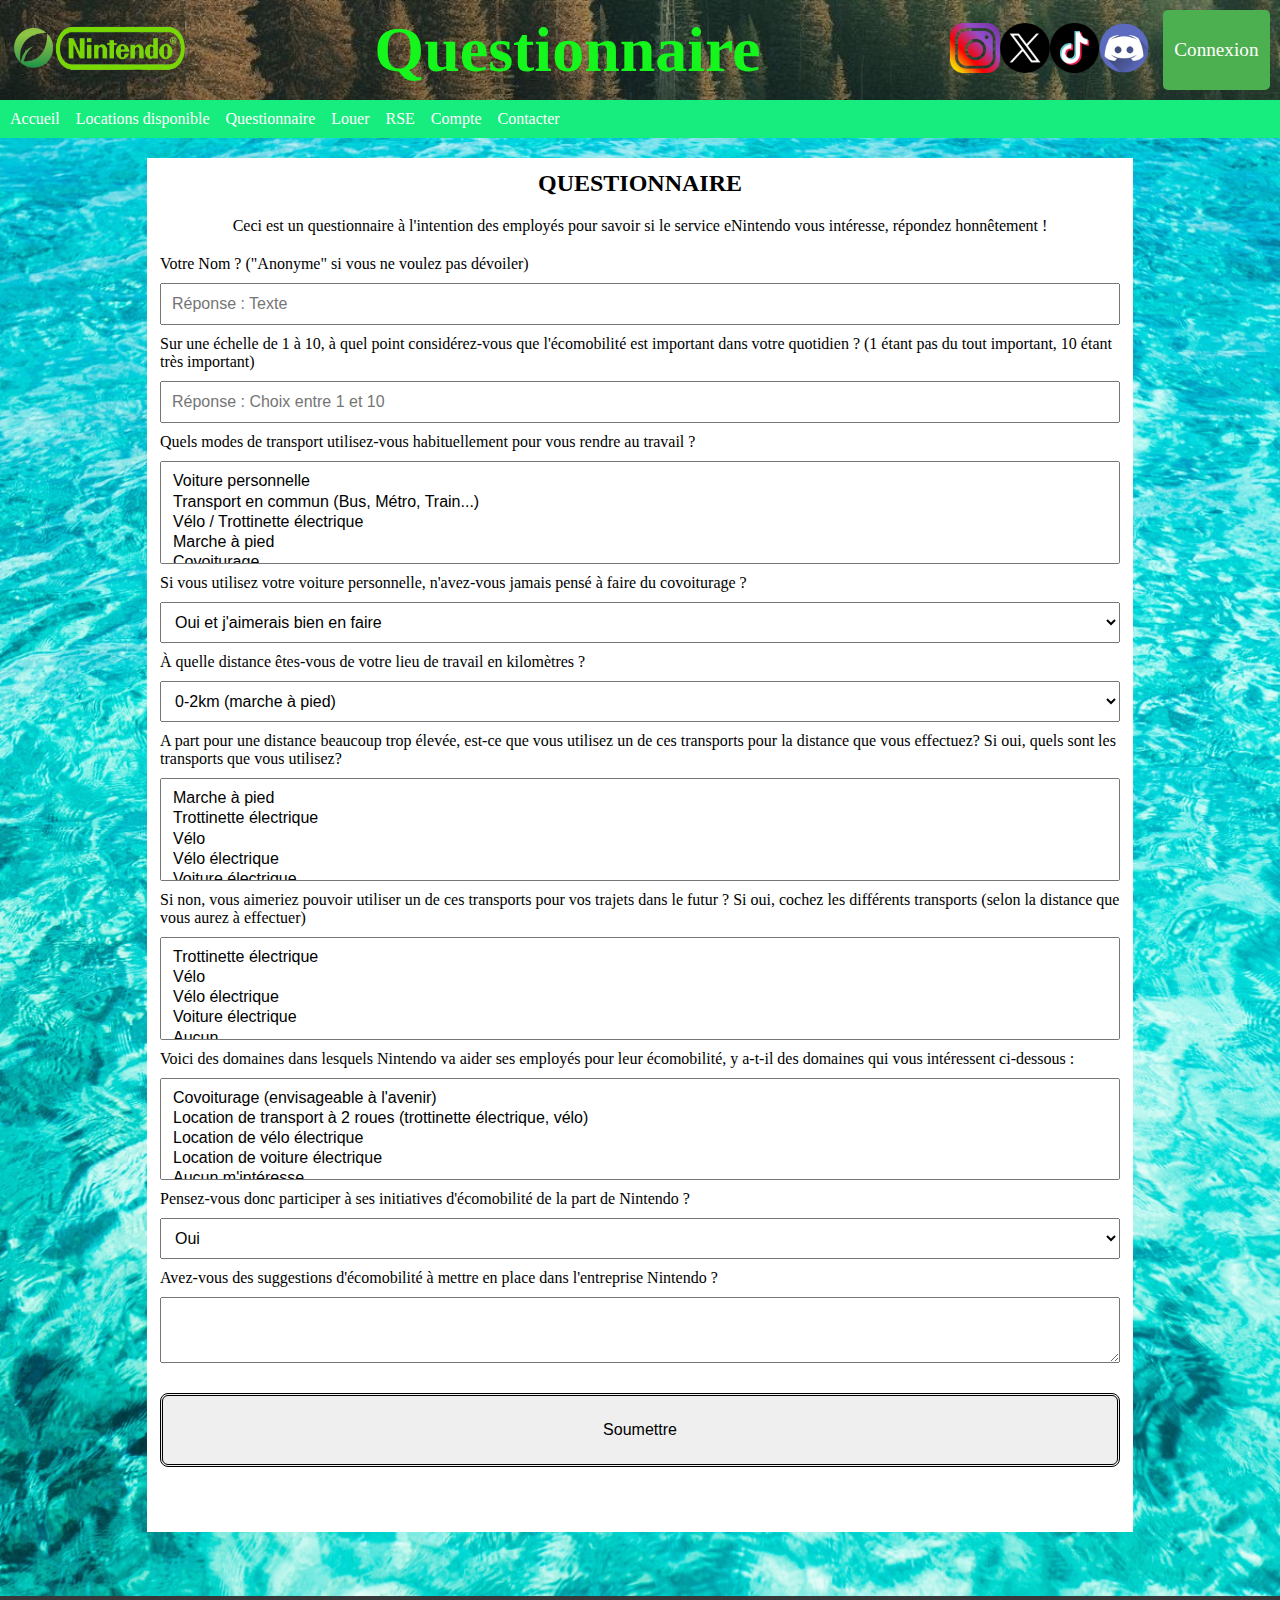
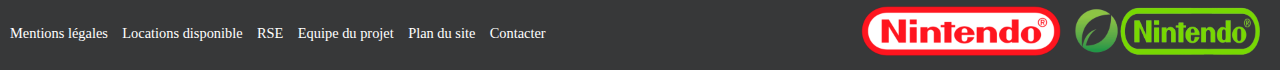
<file: questionnaire.html>
<!--Identification du document en html + balise d'ouverture HTML avec définition de langue en français-->
<!DOCTYPE html>
<html lang="fr">

<!--Informations sur la page-->
<head>

    <!--Encodage des caractères-->
    <meta charset="UTF-8">

    <!--Affichage d'une icône pour le favicon de la page du site-->
    <link rel="icon" href="img/eNintendoFavicon.png">

    <!--Liaison des feuilles de style pour la page web-->
    <link rel="stylesheet" href="css/body.css">
    <link rel="stylesheet" href="css/header.css">
    <link rel="stylesheet" href="css/nav.css">
    <link rel="stylesheet" href="css/main.css">
    <link rel="stylesheet" href="css/footer.css">
    <link rel="stylesheet" href="css/stylequestionnaire.css">
    
    <!--Titre de la page (Afficher à côté du favicon)-->
    <title>eNintendo - Questionnaire</title>

</head>

<!--Corps de la page-->
<body>

    <!--En-tête de la page-->
    <header>

        <!--Affichage Logo eNintendo-->
        <a href="index.html"><img src="img/headerfooter_eNintendo.png" alt="Logo eNintendo"></a>
        
        <!--Affichage du titre de la page-->
        <h1 id="questionnaireTitre">Questionnaire</h1>

        <!--Affichage des réseaux sociaux de eNintendo-->
        <div>    
            <a id="insta" href="https://www.instagram.com/econintendo/?hl=fr"><img src="img/header_instagram.png" alt="Logo Instagram"></a>
            <a id="twitter" href="https://twitter.com/ecoMobileNintendo"><img src="img/header_twitter.png" alt="Logo Twitter"></a>
            <a id="tiktok" href="https://www.tiktok.com/@eNintendo"><img src="img/header_tiktok.png" alt="Logo Tiktok"></a>
            <a id="discord" href="https://discord.com/invite/enintendo"><img src="img/header_discord.png" alt="Logo Discord"></a>
        </div>

        <!--Affichage du bouton de connexion-->
        <a href="compte.html"><button>Connexion</button></a>
    </header>

    <!--Menu de navigation de la page-->
    <nav>
        <ul>
            <li><a href="index.html">Accueil</a></li>
            <li><a href="locations.html">Locations disponible</a></li>
            <li><a href="questionnaire.html">Questionnaire</a></li>
            <li><a href="adhesion.html">Louer</a></li>
            <li><a href="https://www.nintendo.fr/Societe/Rapport-de-Responsabilite-Sociale-d-Entreprise/Rapport-de-Responsabilite-Sociale-d-Entreprise-625944.html">RSE</a></li>
            <li><a href="compte.html">Compte</a></li>
            <li><a href="contacter.html">Contacter</a></li>
        </ul>
    </nav>

    <!--Affichage principal de la page-->
    <main id="questionnaireMain">
            <h2>QUESTIONNAIRE</h2>
            <p>Ceci est un questionnaire à l'intention des employés pour savoir si le service eNintendo vous intéresse, répondez honnêtement !</p>
            <form  action="questionnaire_résultat.html" method="get">

                <label for="nom">Votre Nom ? ("Anonyme" si vous ne voulez pas dévoiler)</label>
                <input type="text" name="nom" placeholder="Réponse : Texte" required>
    
                <label for="impacteco">Sur une échelle de 1 à 10, à quel point considérez-vous que l'écomobilité est important dans votre quotidien ? (1 étant pas du tout important, 10 étant très important)</label>
                <input type="number" name="impacteco" min="1" max="10" placeholder="Réponse : Choix entre 1 et 10" required>
    
                <label for="transport">Quels modes de transport utilisez-vous habituellement pour vous rendre au travail ?</label>
                <select name="transport" multiple required>
                    <option value="voiturePerso">Voiture personnelle</option>
                    <option value="transportEnCommun">Transport en commun (Bus, Métro, Train...)</option>
                    <option value="velo-TrottElec">Vélo / Trottinette électrique</option>
                    <option value="marcheAPied">Marche à pied</option>
                    <option value="covoiturage">Covoiturage</option>
                    <option value="autre">Autre...</option>
                </select>
                
                <label for="covoiturage">Si vous utilisez votre voiture personnelle, n'avez-vous jamais pensé à faire du covoiturage ?</label>
                <select name="covoiturage" required>
                    <option value="oui">Oui et j'aimerais bien en faire</option>
                    <option value="moyen">Moyen</option>
                    <option value="non">Non, ce n'est pas dans mes projets</option>
                </select>

                <label for="distance">À quelle distance êtes-vous de votre lieu de travail en kilomètres ?</label>
                <select name="distance" required>
                    <option value="0-2">0-2km (marche à pied)</option>
                    <option value="2-5">2-5km (Trotinette électrique / Vélo)</option>
                    <option value="5-15">5-15km (Vélo)</option>
                    <option value="15-30">15-30km (Vélo électrique / Voiture électrique)</option>
                    <option value="30-plus">30km et + (Voiture électrique)</option>
                </select>

                <label for="ecomobile">A part pour une distance beaucoup trop élevée, est-ce que vous utilisez un de ces transports pour la distance que vous effectuez? Si oui, quels sont les transports que vous utilisez?</label>
                <select name="ecomobile" multiple required>
                    <option value="marcheAPied">Marche à pied</option>
                    <option value="trottinetteElectrique">Trottinette électrique</option>
                    <option value="velo">Vélo</option>
                    <option value="veloElectrique">Vélo électrique</option>
                    <option value="voitureElectrique">Voiture électrique</option>
                    <option value="aucun">Non aucun de ces transports</option>
                </select>

                <label for="futurLocation">Si non, vous aimeriez pouvoir utiliser un de ces transports pour vos trajets dans le futur ? Si oui, cochez les différents transports (selon la distance que vous aurez à effectuer)</label>
                <select name="futurLocation" multiple required>
                    <option value="trottinetteElectrique">Trottinette électrique</option>
                    <option value="velo">Vélo</option>
                    <option value="veloElectrique">Vélo électrique</option>
                    <option value="voitureElectrique">Voiture électrique</option>
                    <option value="aucun">Aucun</option>
                </select>

                <label for="interesse">Voici des domaines dans lesquels Nintendo va aider ses employés pour leur écomobilité, y a-t-il des domaines qui vous intéressent ci-dessous :</label>
                <select id="domainesInteresses" name="interesse" multiple required>
                    <option value="covoiturage">Covoiturage (envisageable à l'avenir)</option>
                    <option value="location2Roues">Location de transport à 2 roues (trottinette électrique, vélo)</option>
                    <option value="locationVeloElectrique">Location de vélo électrique</option>
                    <option value="locationVoitureElectrique">Location de voiture électrique</option>
                    <option value="aucunInteresse">Aucun m'intéresse</option>
                </select>

                <label for="initiative">Pensez-vous donc participer à ses initiatives d'écomobilité de la part de Nintendo ?</label>
                <select id="participationInitiatives" name="initiative" required>
                    <option value="oui">Oui</option>
                    <option value="non">Non</option>
                    <option value="jeVerrais">Je verrais</option>
                </select>

                <label for="suggestions">Avez-vous des suggestions d'écomobilité à mettre en place dans l'entreprise Nintendo ?</label>                
                <textarea name="suggestions" rows="4" ></textarea>

                <button type="submit">Soumettre</button>
            </form>
    </main>

    <!--Pied de page-->
    <footer>

        <!--Menu pour naviguer sur différentes pages-->
        <ul>
            <li><a href="https://www.nintendo.fr/Mentions-legales/Mentions-legales-757082.html">Mentions légales</a></li>
            <li><a href="locations.html">Locations disponible</a></li>
            <li><a href="https://www.nintendo.fr/Societe/Rapport-de-Responsabilite-Sociale-d-Entreprise/Rapport-de-Responsabilite-Sociale-d-Entreprise-625944.html">RSE</a></li>
            <li><a href="equipe.html">Equipe du projet</a></li>
            <li><a href="plan.html">Plan du site</a></li>
            <li><a href="contacter.html">Contacter</a></li>
        </ul>
        
        <!--Logos Nintendo/eNintendo-->
        <div>
            <a href="https://www.nintendo.fr/"><img src="img/footer_LogoNintendo.png" alt="Logo Nintendo"></a>
            <a href="index.html"><img src="img/headerfooter_eNintendo.png" alt="Logo eNintendo"></a>
        </div>
    </footer>

</body>

</html>
</file>
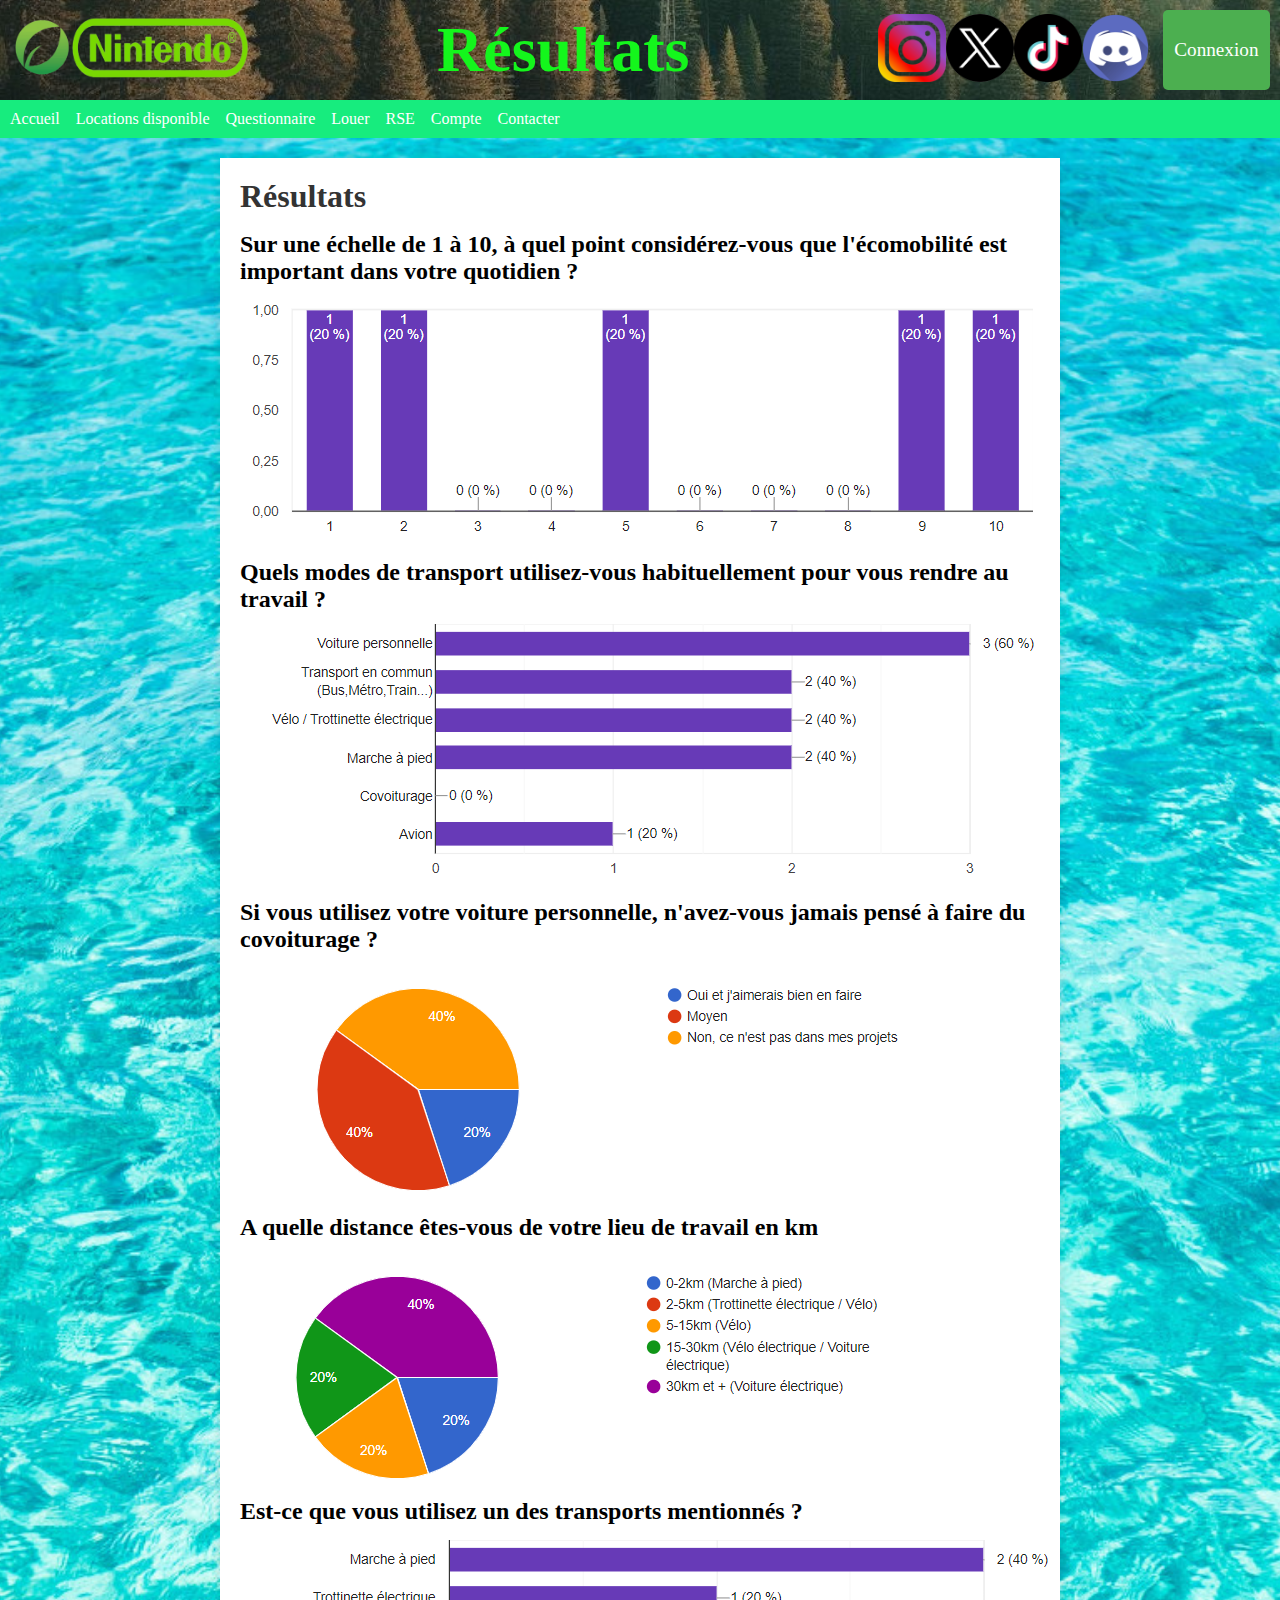
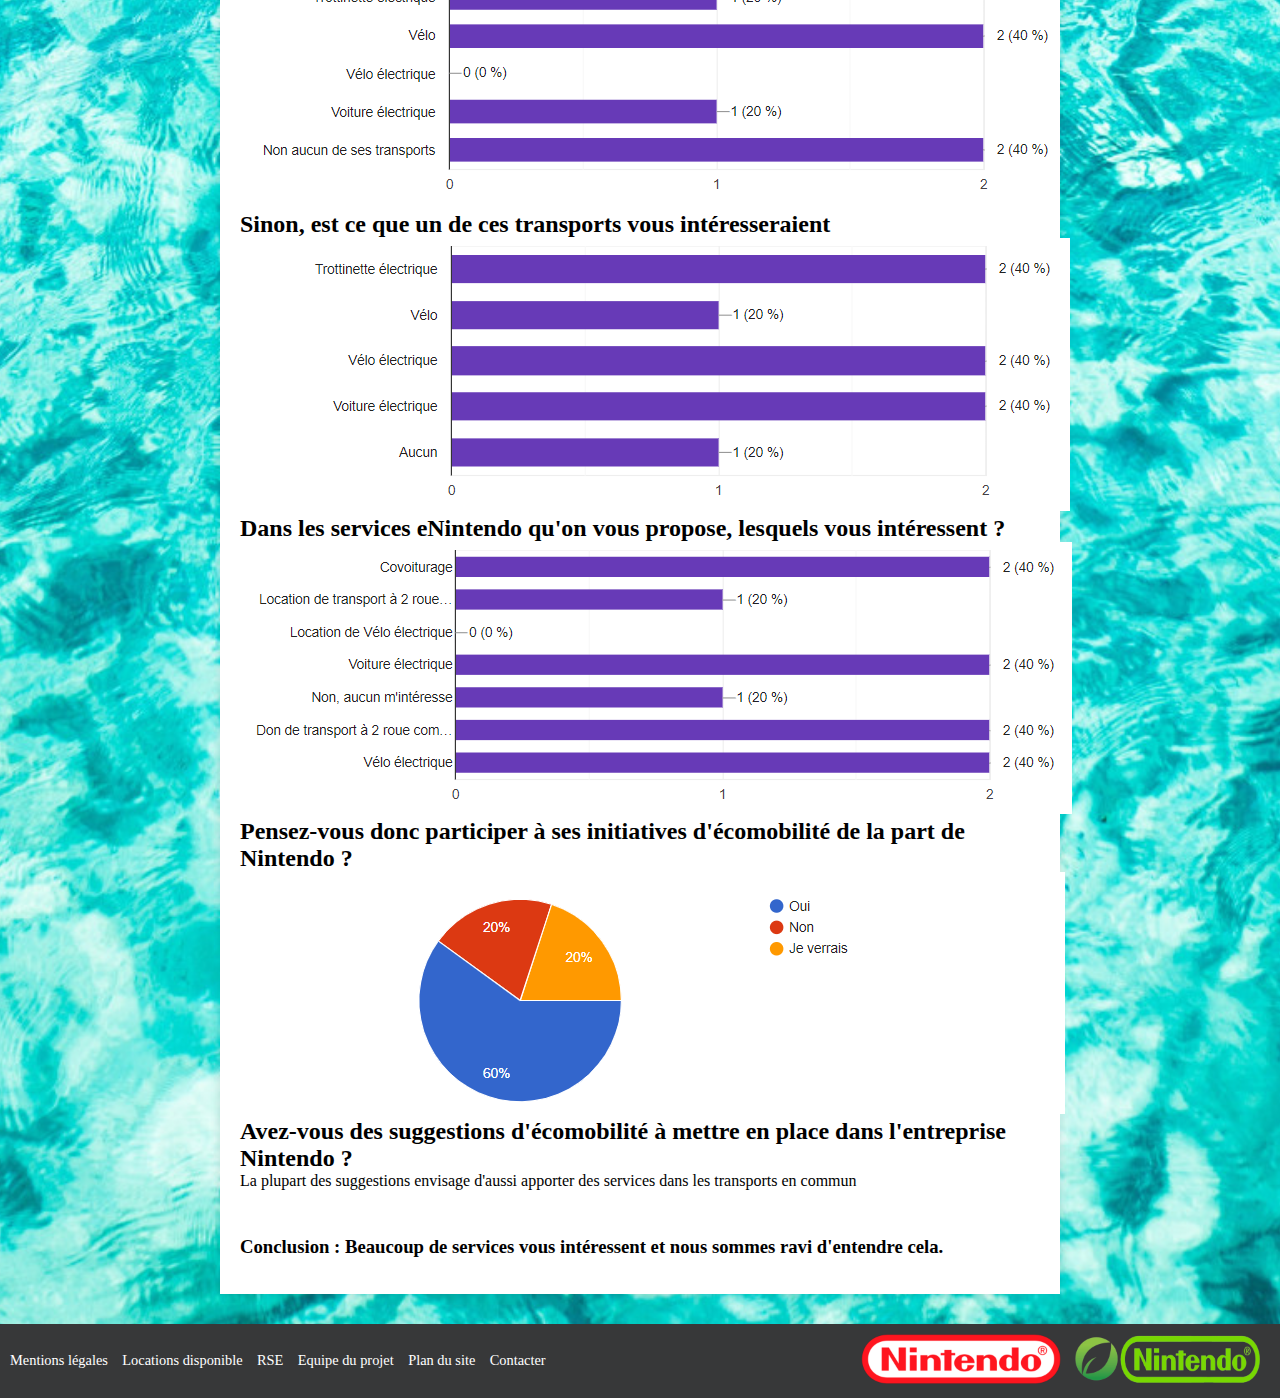
<file: questionnaire_résultat.html>
<!--Identification du document en html + balise d'ouverture HTML avec définition de langue en français-->
<!DOCTYPE html>
<html lang="fr">

<!--Informations sur la page-->
<head>

    <!--Encodage des caractères-->
    <meta charset="UTF-8">

    <!--Affichage d'une icône pour le favicon de la page du site-->
    <link rel="icon" href="img/eNintendoFavicon.png">

    <!--Liaison des feuilles de style pour la page web-->
    <link rel="stylesheet" href="css/body.css">
    <link rel="stylesheet" href="css/header.css">
    <link rel="stylesheet" href="css/nav.css">
    <link rel="stylesheet" href="css/main.css">
    <link rel="stylesheet" href="css/footer.css">
    <link rel="stylesheet" href="css/styleresultat.css">
    
    <!--Titre de la page (Afficher à côté du favicon)-->
    <title>eNintendo - Résultats</title>

</head>

<!--Corps de la page-->
<body>

    <!--En-tête de la page-->
    <header>

        <!--Affichage Logo eNintendo-->
        <a href="index.html"><img src="img/headerfooter_eNintendo.png" alt="Logo eNintendo"></a>
        
        <!--Affichage du titre de la page-->
        <h1 id="resultatTitre">Résultats</h1>

        <!--Affichage des réseaux sociaux de eNintendo-->
        <div>    
            <a id="insta" href="https://www.instagram.com/econintendo/?hl=fr"><img src="img/header_instagram.png" alt="Logo Instagram"></a>
            <a id="twitter" href="https://twitter.com/ecoMobileNintendo"><img src="img/header_twitter.png" alt="Logo Twitter"></a>
            <a id="tiktok" href="https://www.tiktok.com/@eNintendo"><img src="img/header_tiktok.png" alt="Logo Tiktok"></a>
            <a id="discord" href="https://discord.com/invite/enintendo"><img src="img/header_discord.png" alt="Logo Discord"></a>
        </div>

        <!--Affichage du bouton de connexion-->
        <a href="compte.html"><button>Connexion</button></a>
    </header>

    <!--Menu de navigation de la page-->
    <nav>
        <ul>
            <li><a href="index.html">Accueil</a></li>
            <li><a href="locations.html">Locations disponible</a></li>
            <li><a href="questionnaire.html">Questionnaire</a></li>
            <li><a href="adhesion.html">Louer</a></li>
            <li><a href="https://www.nintendo.fr/Societe/Rapport-de-Responsabilite-Sociale-d-Entreprise/Rapport-de-Responsabilite-Sociale-d-Entreprise-625944.html">RSE</a></li>
            <li><a href="compte.html">Compte</a></li>
            <li><a href="contacter.html">Contacter</a></li>
        </ul>
    </nav>

    <!--Affichage principal de la page-->
    <main id="resultatMain">
        <h1>Résultats</h1>
        <ol>
            <li>
                <h2>Sur une échelle de 1 à 10, à quel point considérez-vous que l'écomobilité est important dans votre quotidien ? </h2>
                <img src="img/form2.png" alt="Image pour question 1">
            </li>
    
            <li>
                <h2>Quels modes de transport utilisez-vous habituellement pour vous rendre au travail ?</h2>
                <img src="img/form3.png" alt="Image pour question 2">
            </li>
    
            <li>
                <h2>Si vous utilisez votre voiture personnelle, n'avez-vous jamais pensé à faire du covoiturage ?</h2>
                <img src="img/form4.png" alt="Image pour question 3">
            </li>
    
            <li>
                <h2>A quelle distance êtes-vous de votre lieu de travail en km</h2>
                <img src="img/form5.png" alt="Image pour question 4">
            </li>
    
            <li>
                <h2>Est-ce que vous utilisez un des transports mentionnés ?</h2>
                <img src="img/form6.png" alt="Image pour question 5">
            </li>
    
            <li>
                <h2>Sinon, est ce que un de ces transports vous intéresseraient</h2>
                <img src="img/form7.png" alt="Image pour question 7">
            </li>

            <li>
                <h2>Dans les services eNintendo qu'on vous propose, lesquels vous intéressent ?</h2>
                <img src="img/form8.png" alt="Image pour question 8">
            </li>
            <li>
                <h2>Pensez-vous donc participer à ses initiatives d'écomobilité de la part de Nintendo ?</h2>
                <img src="img/form9.png" alt="Image pour question 9">
            </li>
            <li>
                <h2>Avez-vous des suggestions d'écomobilité à mettre en place dans l'entreprise Nintendo ?</h2>
                <p>La plupart des suggestions envisage d'aussi apporter des services dans les transports en commun</p>
            </li>

            <li>
            </br></br>
                <h3>Conclusion : Beaucoup de services vous intéressent et nous sommes ravi d'entendre cela.</h3>
            </li>
        </ol>
    </main>

    <!--Pied de page-->
    <footer>

        <!--Menu pour naviguer sur différentes pages-->
        <ul>
            <li><a href="https://www.nintendo.fr/Mentions-legales/Mentions-legales-757082.html">Mentions légales</a></li>
            <li><a href="locations.html">Locations disponible</a></li>
            <li><a href="https://www.nintendo.fr/Societe/Rapport-de-Responsabilite-Sociale-d-Entreprise/Rapport-de-Responsabilite-Sociale-d-Entreprise-625944.html">RSE</a></li>
            <li><a href="equipe.html">Equipe du projet</a></li>
            <li><a href="plan.html">Plan du site</a></li>
            <li><a href="contacter.html">Contacter</a></li>
        </ul>
        
        <!--Logos Nintendo/eNintendo-->
        <div>
            <a href="https://www.nintendo.fr/"><img src="img/footer_LogoNintendo.png" alt="Logo Nintendo"></a>
            <a href="index.html"><img src="img/headerfooter_eNintendo.png" alt="Logo eNintendo"></a>
        </div>
    </footer>

</body>

</html>
</file>
<file: css/body.css>
body {
    font-family: 'Pacifico', cursive;
    background:url("../img/body_fond.png") no-repeat center/cover;
}
body, h1, h2, h3, p, ul, li, button { /* Element mis avec un padding et margin à défaut de 0. Je sais pas certains éléments avait un padding défini donc autant que je les enlève */
    margin: 0; 
    padding: 0; 
}
ul {
    list-style-type: none; /*Retire les puces*/
}
a {
    text-decoration:none; /*Retire le souligné du lien*/
}
</file>
<file: css/header.css>
body > header{
    display: flex; /*Element en flex*/
    justify-content: space-between; /*Element espacé (horizontal)*/
    align-items: center; /*Element au milieu du header (verticale)*/
    padding: 10px; /*Le padding est de 10px (éléments qui collent pas au bord)*/
}

body > header img{
    max-width: 100%;
    height: auto;
    /*Ses 2 propriétés permettent à l'élément d'avoir la bonne taille à l'écran et de ne pas dépasser les autres éléments
    elle permet aussi de corriger sa taille automatiquement selon la taille de l'écran*/
    margin-right: 2em; /*Marge à droite de chaque image de 2em (taille relative)*/
}

/* -- Enlèvement puces et soulignement des balises a/ul -- */

/* -- En-tête -- */

body > header {
    background: url('../img/header_fond.png') center/cover no-repeat; /*Fond "forêt", se centre sur l'image et couvre jusqu'aux bordures et ne se répète pas, image mise qu'une fois. */
}

body > header div {
    display: flex; /*Element en flex pour que les éléments soit collés sur une ligne*/
}

body > header h1 {
    font-size: 4em; /*Taille en 2em (valeur relative)*/
    font-weight: bold; /*Mis en gras*/
    color: rgb(20, 246, 28); /*Mis en vert clair*/
    margin-right: 15%; /*Marge à droite de 15%*/
    margin-left: 15%; /*Marge à gauche de 15%*/
    
}

body > header button {
    padding: 1.5em 0.6em; /*Augmente la taille du bouton en haut/bas et gauche/droite*/
    font-size: 1.2em; /*Taille 1.2em (valeur relative)*/
    background-color: #4CAF50; /*Arrière plan du bouton : vert*/
    font-family: 'Pacifico', cursive; /*Forçage de l'écriture en Pacifico, qui ne prends pas la propriété font-family de body ?*/
    border: none; /*Elle fait pas stylé la bordure*/
    border-radius: 5px; /*Arrondi la bordure*/
    color:white; /*couleur blanche*/
    margin-left:0.7em;
}

body > header button:hover , body > header button:hover a{
    background-color: #006400; /*Arrière plan qui devient foncé au survol*/
    color: #000; /*Texte qui devient noir au survol*/
}

body > header a {
    color:#fff; /*Couleur blanche auto pour les liens*/
}
</file>
<file: css/nav.css>
nav {
    position: sticky; /*L'élément se colle à la bordure de la page*/
    top: 0; /*L'élément se bloque à la bordure de la page à 0pixel de haut*/
    background-color: rgb(23, 236, 126); /*Fond vert clair*/
    z-index: 100; /*Survol au dessus des éléments*/
}

nav ul {
    display: flex; /*Element en flex pour que les éléments soit collés sur une ligne*/
    justify-content: flex-start; /*Element mis sur la gauche*/
    padding: 10px; /*Se colle pas sur les bordures*/
}

nav ul li {
    margin-right: 1em; /*Marge de 1em à droite*/
}

nav a:hover {
    color: #4CAF50; /*Texte devient vert au survol*/
}

nav a {
    color:#fff; /*Couleur blanche auto pour les liens*/
}
</file>
<file: css/main.css>
/*Général*/
</file>
<file: css/footer.css>
footer {
    display: flex; /*Element en flex*/
    justify-content: space-between; /*Element espacé (horizontal)*/
    align-items: center; /*Element au milieu du header (verticale)*/
    padding: 10px; /*Le padding est de 10px (éléments qui collent pas au bord)*/
}
footer img {
    max-width: 100%;
    height: auto;
    /*Ses 2 propriétés permettent à l'élément d'avoir la bonne taille à l'écran et de ne pas dépasser les autres éléments
    elle permet aussi de corriger sa taille automatiquement selon la taille de l'écran*/
    margin-right: 2em; /*Marge à droite de chaque image de 2em (taille relative)*/
}
footer {
    background-color: #373839; /*Fond Gris (classique d'un footer)*/
}

footer ul { /*comme pour le nav*/
    display: flex;
    justify-content: flex-start; 
}

footer ul li { /*Définit la taille et la marge à droite de chaque élément*/
    margin-right: 1em;
    font-size: 0.9em;
}

footer a:hover { /*Définit la couleur au survol*/
    color: #4CAF50;
}

footer div {
    display: flex;
    justify-content: space-between;
    align-items: center;
}

footer div img {
    max-height: 50px;
    margin-right: 10px;
}
body > footer a {
    color:#fff; /*Couleur blanche auto pour les liens*/
}
</file>
<file: css/styleindex.css>
/* -- Corps de la page -- */
body {
    background:none;
    background-color: #eeeeee;
}
main {
    margin: 0;
    margin-left: 5%;
    margin-bottom:3%;
}

section {
    margin-top: 80px;
}

main header h1 {
    font-size: 96px;
    font-weight: bold;
    margin-bottom: 50px;
    color: green;
}

main header p {
    font-size: 32px;
    line-height: 1.5;
    margin-bottom: 80px;
}

section h2 {
    font-size: 48px;
    font-weight: bold;
    margin-bottom: 40px;
}

section > p {
    font-size: 32px;
    line-height: 1.5;
    margin-bottom: 80px;
}

section span {
    text-decoration:underline;
}

section a {
    font-size: 24px;
    color: #007BFF;
    text-decoration: none;
    margin-top: 15px;
    margin-right: 20px;
    display: inline-block;
}

section a:hover {
    text-decoration: underline;
}

.avis {
    display: flex;
    align-items: center;
    margin-top: 25px;
}

.avis img {
    max-width: 160px;
    border-radius: 50%;
    margin-right: 20px;
}

.avis>div {
    flex-grow: 1; /*Prends plus d'espaces que les autres éléments sous flex*/
}

.avis>div>p:first-of-type {
    font-weight: bold;
    font-size: 32px;
}

.avis>div>p:nth-child(2) {
    color: #FFD700;
    font-weight: bold;
    margin-top: 2px;
    margin-bottom:8px;
}

.avis>div>p:last-of-type {
    font-size: 24px;
    line-height: 1.5;
    font-style:italic;
}
</file>
<file: css/styleadhesion.css>
header h1 {
    margin : auto 16%;
}

main {
    display: flex;
    flex-direction: column; /*Dispose les éléments en colonne*/
    align-items: center;
    width: 75%; /*Prend 75% de la page en horizontal*/
    margin: 5% auto; /* Centre le main à l'horizontal et met une marge de 50px à la verticale */
    margin-top: 20px;
    background-color: #fff;
    padding: 1%;
}


main h2 { /*Change la taille du h2 à 24px*/
    font-size: 24px; 
}

main form { /*Met les éléments à l'intérieur du formulaire en colonne*/
    display: flex;
    flex-direction: column;
}


main input, main select { /*Padding autour du input et du select de 10px*/
    padding: 10px;
}

main label, main input, main select {
    font-size: 16px; /* Taille du texte à 16px */
    margin-bottom: 10px; /*En dessous du titre de ses éléments se met une marge de 10px*/
}

main p { /*Met une marge de 20px à l'horizontal*/
    margin:20px 0; 
}

main a { /*Lien d'aide en bleu*/
    color: #007BFF;
}

main a:hover { /*Lien souligné au survol*/
    text-decoration: underline;
}

main button {
    padding: 25px 20px; /* Padding 25px en horizontal 20px en vertical */
    margin: 30px 0; /* Marge de 30px à l'horizontal*/
    font-size: 16px; /* Ecriture de taille 16 à l'intérieur du bouton*/
    cursor: pointer; /* Met le curseur comme si il clique sur quelque chose*/
    border: none; /* Enlève la bordure solide */
    border-style:double; /* Met en place la bordure double */
    border-radius: 8px; /* Arrondi les pointes */
}

main button:hover {
    background-color: #00b357; /* Couleur de fond au survol */
    color: #fff; /* Couleur du texte au survol */
}

main {
    padding-bottom: 35px;
}
</file>
<file: css/stylevalide.css>
main {
    background-color: #4CAF50; /* Couleur de fond du conteneur du message (vert ici) */
    color: #fff; /* Couleur du texte du message */
    border:double green 10px;
    font-size:300%;
    padding: 10px;
    margin: 15% 5%;
    border-radius: 8px;
    display: flex;
    justify-content: center;
}
</file>
<file: css/stylecompte.css>
/* -- Corps de la page -- */
main {
    display: flex;
    justify-content: center; /*Aligne au centre (horizontal)*/
    align-items: center; /*Aligne au centre (vertical)*/
    height: 100vh;
    margin:20px;
    
}

main div {
    display: none; /*Volet en invisible (sera affiché selon les conditions) par défaut le volet1 sera affiché à l'ouverture de la page*/
    padding: 20px; /*Padding de 20px autour du volet (lisibilité)*/
    background-color: white; /*Arrière plan gris --> blanc*/
    border: 5px solid #898989; /*Bordure de 5px, ligne continue, en gris*/
    min-width: 50%; /*Le volet prends minimum 50% du main*/
}

main h2 {
    font-size: 24px; /*Change la taille du h2 à 24px*/
    margin-bottom: 20px; /*Marge de 20px en dessous du titre*/
}

main form { /*Met les éléments à l'intérieur du formulaire en colonne*/
    display: flex;
    flex-direction: column;
}

main label, main input { /*Une marge de 10px en dessous du label/input */
    margin-bottom: 10px;
}

main input { /*Padding de 10px autur du input (lisibilité)*/
    padding: 10px;
}

label[for^="vole"] {
    margin-bottom: 10px; /*Une marge de 10px en dessous du lien*/
    color: rgb(255, 0, 0); /*Lien en rouge*/
    text-decoration: underline; /*Lien surligné*/
}

label[for^="vole"]:hover { /*Lien actionnant les volets en gars quand survol*/
    font-weight:bold;
}

input[type="radio"] { /*Cache le bouton "radio", celui qui permet de changer de volet*/
    display: none; 
}

input[type="radio"]:checked + div { /*Si le volet du label "for="voletX"" actionné est le même que le "id="voletX"*/
    display: block;
}

main button {
    padding: 25px 20px; /* Padding 25px en horizontal 20px en vertical */
    margin: 30px 0; /* Marge de 30px à l'horizontal*/
    font-size: 16px; /* Ecriture de taille 16 à l'intérieur du bouton*/
    cursor: pointer; /* Met le curseur comme si il clique sur quelque chose*/
    border: none; /* Enlève la bordure solide */
    border-style:double; /* Met en place la bordure double */
    border-radius: 8px; /* Arrondi les pointes */
}

main button:hover {
    background-color: #00b357; /* Couleur de fond au survol */
    color: #fff; /* Couleur du texte au survol */
}
</file>
<file: css/stylecontacter.css>
/* -- Corps de la page -- */

main {
    max-width: 600px;
    margin: 20px auto;
    padding: 20px;
    background-color: #fff;
    box-shadow: 0 0 10px rgba(0, 0, 0, 0.1);
}

main h1 {
    text-align: center;
    color: #333;
}

main form {
    text-align: left;
}

main div {
    margin-bottom: 20px;
}

main label {
    display: block;
    margin-bottom: 5px;
    color: #333;
}

main input,
main textarea {
    width: 100%;
    padding: 10px;
    margin-bottom: 10px;
    box-sizing: border-box;
}

main button {
    background-color: #007BFF;
    color: #fff;
    padding: 10px 20px;
    border: none;
    cursor: pointer;
}

main button:hover {
    background-color: #0056b3;
}
</file>
<file: css/styleequipe.css>
/* -- Corps de la page -- */

header h1 {
    margin:auto 17.5%;
}

main {
    max-width: 70%;
    margin: 20px auto;
    padding: 20px;
    background-color: #fff;
    box-shadow: 0 0 10px rgba(0, 0, 0, 0.1);
    
}

main h1 {
    text-align: center;
    color: #333;
}

main p {
    text-align: center;
    color: #666;
    margin-bottom: 5%;
}

main div {
    display: inline-block;
    width: 30%;
    margin: 1.5%;
    text-align: center;
}

main img {
    max-width: 100%;
}

main h2 {
    color: #333;
}
</file>
<file: css/stylelocations.css>
/* -- Corps de la page -- */
main {
  max-width: 86%;
  margin: 20px auto;
  padding: 20px;
  background-color: #eeeeee;
  box-shadow: 0 0 10px rgba(0, 0, 0, 0.1);
  
}
 
section {
  width: 90%;
  margin: 20px;
}
  
.locationsDetails {
  display: flex;
  align-items: center;
}
  
.locationsDetails img {
  width: 40%;
  margin-right: 20px;
}
  
.locationsDetails h2 {
  margin-bottom: 10px;
}
  
.locationsDetails div {
  flex-grow: 1;
}
  
.locationsDetails p {
  margin: 5px 0;
  font-size:140%;
}

.locationsDetails p:first-of-type{
  margin-bottom:40px;
}
  
.locationsDetails span {
  font-weight: bold;
}
</file>
<file: css/styleplan.css>
header h1 {
    display:flex;
    flex-wrap:wrap;
    margin:auto 20%;
}

main {
    max-width: 800px;
    margin: 20px auto;
    padding: 20px;
    background-color: #fff;
    box-shadow: 0 0 10px rgba(0, 0, 0, 0.1);
}

main h1 {
    color: #333;
}

main {
    margin-bottom: 30px;
}

main ol {
    list-style-type: none;
    padding: 0;
}

main p {
    margin-bottom: 10px;
}

main a {
    text-decoration: none;
    color: #007BFF;
}

main a:hover {
    text-decoration: underline;
}
</file>
<file: css/stylequestionnaire.css>
main {
    display: flex;
    flex-direction: column; /*Dispose les éléments en colonne*/
    align-items: center;
    width: 75%; /*Prend 75% de la page en horizontal*/
    margin: 5% auto; /* Centre le main à l'horizontal et met une marge de 50px à la verticale */
    margin-top: 20px;
    background-color: #fff;
    padding: 1%;
}


main h2 { /*Change la taille du h2 à 24px*/
    font-size: 24px; 
}

main form { /*Met les éléments à l'intérieur du formulaire en colonne*/
    display: flex;
    flex-direction: column;
}


main input, main select { /*Padding autour du input et du select de 10px*/
    padding: 10px;
}

main label, main input, main select {
    font-size: 16px; /* Taille du texte à 16px */
    margin-bottom: 10px; /*En dessous du titre de ses éléments se met une marge de 10px*/
}

main p { /*Met une marge de 20px à l'horizontal*/
    margin:20px 0; 
}

main a { /*Lien d'aide en bleu*/
    color: #007BFF;
}

main a:hover { /*Lien souligné au survol*/
    text-decoration: underline;
}

main button {
    padding: 25px 20px; /* Padding 25px en horizontal 20px en vertical */
    margin: 30px 0; /* Marge de 30px à l'horizontal*/
    font-size: 16px; /* Ecriture de taille 16 à l'intérieur du bouton*/
    cursor: pointer; /* Met le curseur comme si il clique sur quelque chose*/
    border: none; /* Enlève la bordure solide */
    border-style:double; /* Met en place la bordure double */
    border-radius: 8px; /* Arrondi les pointes */
}

main button:hover {
    background-color: #00b357; /* Couleur de fond au survol */
    color: #fff; /* Couleur du texte au survol */
}

main {
    padding-bottom: 35px;
}
</file>
<file: css/styleresultat.css>
header h1 {
    display:flex;
    flex-wrap:wrap;
    margin:auto 20%;
}

main {
    max-width: 800px;
    margin: 20px auto;
    padding: 20px;
    background-color: #fff;
    box-shadow: 0 0 10px rgba(0, 0, 0, 0.1);
}

main h1 {
    color: #333;
}

main {
    margin-bottom: 30px;
}

main ol {
    list-style-type: none;
    padding: 0;
}

main p {
    margin-bottom: 10px;
}

main a {
    text-decoration: none;
    color: #007BFF;
}

main a:hover {
    text-decoration: underline;
}
</file>
